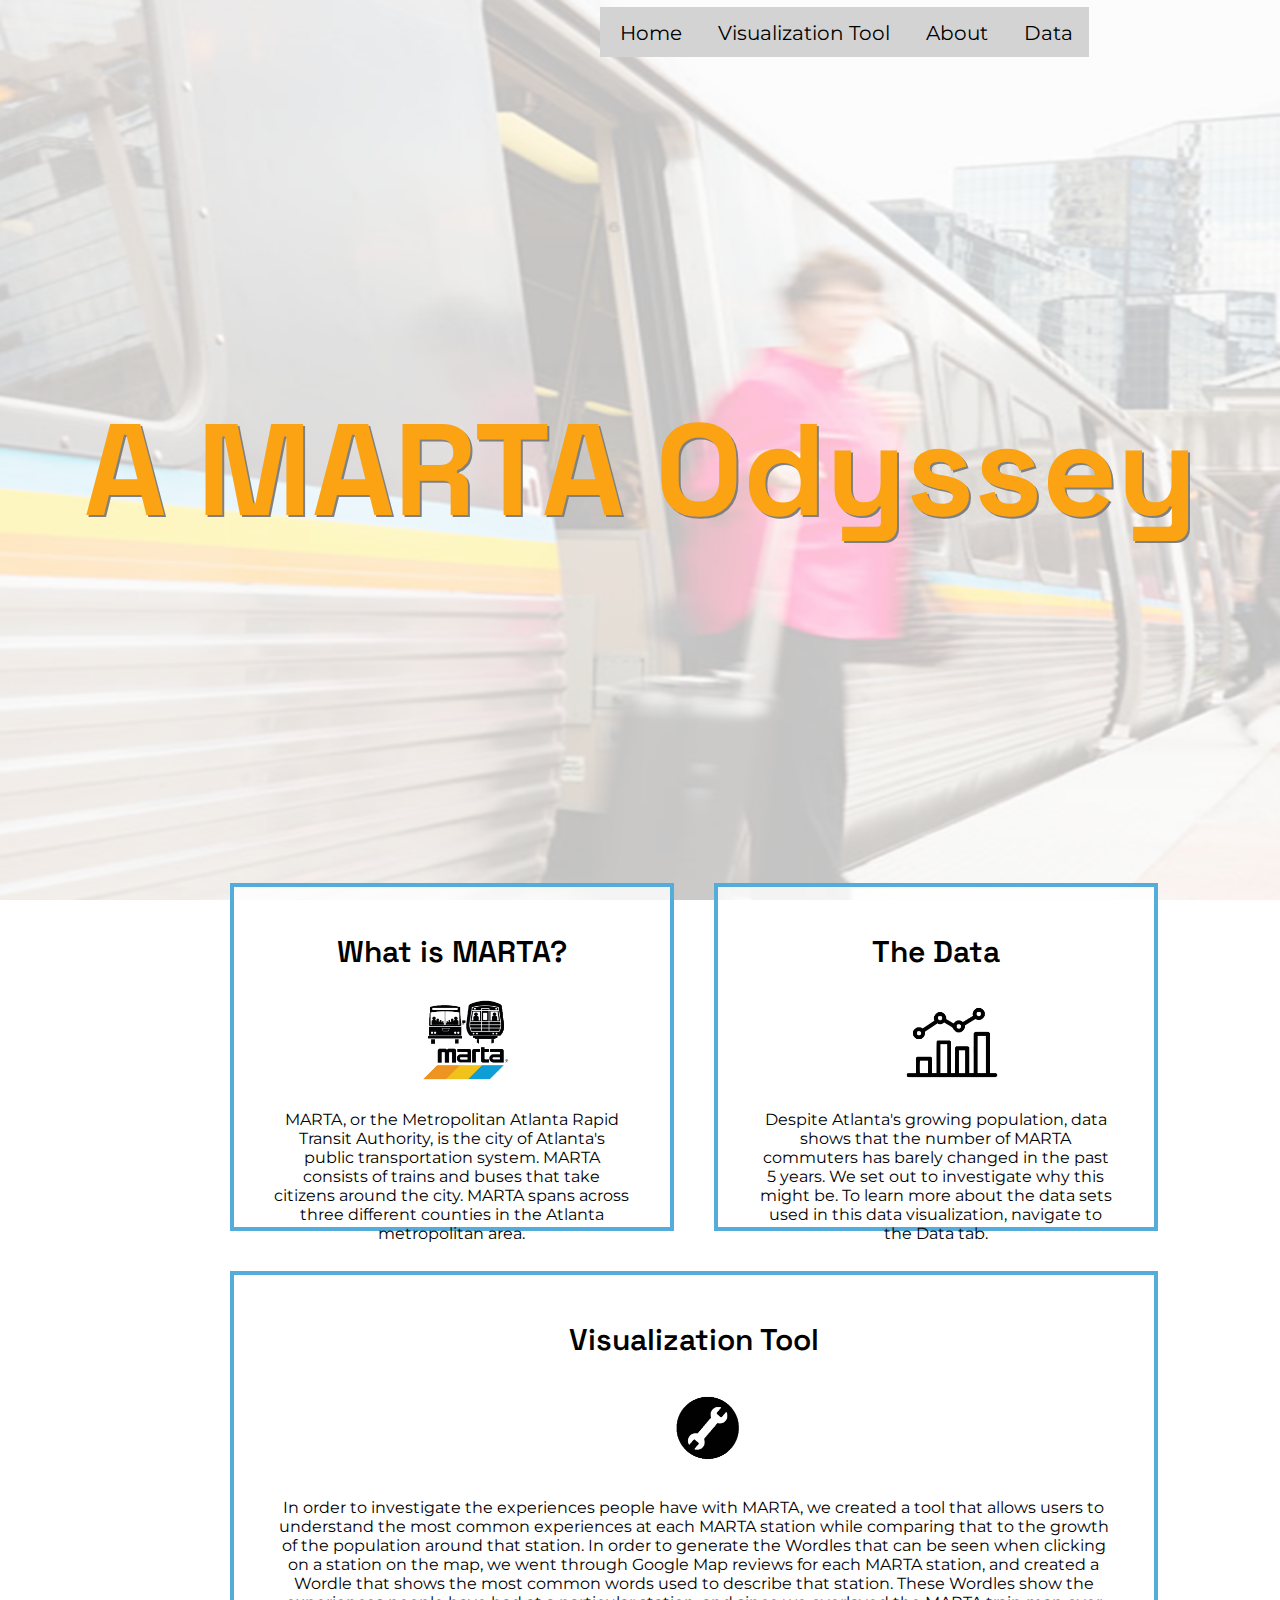
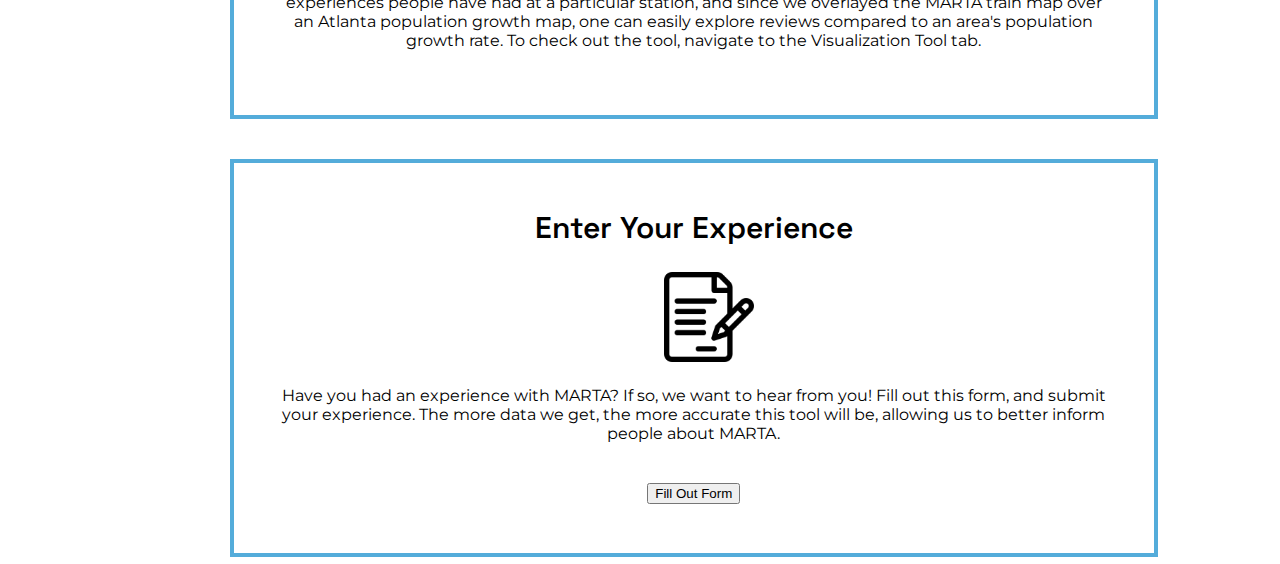
<file: index.html>
<!DOCTYPE html>
<meta charset="utf-8">
<head>
<title>basemap -- pan & zoom</title>
<script src="https://d3js.org/d3.v3.min.js"></script>
<style type="text/css">

.overlay {
  fill: none;
  pointer-events: all;
}

body, html {
  /* The image used */
  background-image: url("bgmarta.png");

  /* Full height */
  height: 100%;

  /* Center and scale the image nicely */
  background-position: center;
  background-repeat: no-repeat;
  background-size: cover;
  background-attachment: fixed;
  text-decoration-color: grey;
  margin: 0;
  
}

.topnav {
    position: fixed;
    margin-top: -80px;
}

.grid-container {
  display: grid;
  margin: 200px;
  grid-template-columns: auto auto auto;
  background-color: none;
  padding: 10px;
  height: 500px;
}

.grid-item {
  background-color: rgba(255, 255, 255, 0.8);
  border: 1px solid #54acda;
  border-width: 4px;
  padding: 20px;
  text-align: center;
  height: 300px;
  margin: 20px;
}

#about-marta {
  grid-column-start: span 2;

}

#about-tool {
  grid-column-start: span 3;
  height: 400px;
}

#about-form {
  grid-column-start: span 3;
  height: 350px;
}

#column-p {
  width: auto;
  margin-top: -20px;
}

img {
  height: 90px;
  margin-bottom: 20px;
  margin-right: 130px;
}

</style>
</head>

<body>

    <!-- TOP NAVIGATION -->
    <div class="topnav">
        <a class="active" href="index.html">Home</a>
        <a class="about" href="vis.html">Visualization Tool</a>
        <a href="data.html">About</a>
        <a href="ack.html">Data</a>
      </div>

    <!-- TITLE -->
    <h1 id="title">A MARTA Odyssey</h1>

    <!-- GRID CONTAINING PAGE DETAILS -->
    <div class="grid-container">
        <div class="grid-item" id="about-marta">
          <h2>What is MARTA?</h2>
          <img id="marta=logo" src="martalogo.png"/>
          <p id="column-p">
            MARTA, or the Metropolitan Atlanta Rapid Transit Authority, is the city of Atlanta's public transportation system. 
            MARTA consists of trains and buses that take 
            citizens around the city. MARTA spans across three different counties in the Atlanta metropolitan area. 
          </p>
        </div>
        <div class="grid-item" id="about-the-data">
          <h2>The Data</h2>
          <img src="data.png">
          <p id="column-p">
            Despite Atlanta's growing population, data shows that the number of MARTA commuters has barely changed in the past 5 years. 
            We set out to investigate why this might be. To learn more about the data sets used in this data visualization, navigate to the Data tab.
          </p>
  
        </div>
        <div class="grid-item" id="about-tool">
          <h2>Visualization Tool</h2>
          <img src="tool.png"/>
          <p id="column-p">
            In order to investigate the experiences people have with MARTA, we created a tool that allows users to understand the most common experiences at each MARTA station while
            comparing that to the growth of the population around that station. In order to generate the Wordles that can be seen when clicking on a station on the map, we went through
            Google Map reviews for each MARTA station, and created a Wordle that shows the most common words used to describe that station. These Wordles show the experiences people have
            had at a particular station, and since we overlayed the MARTA train map over an Atlanta population growth map, one can easily explore reviews compared to an area's population
            growth rate. To check out the tool, navigate to the Visualization Tool tab.
          </p>
        </div>  
        <div class="grid-item" id="about-form">
          <h2>Enter Your Experience</h2>
          <img src="writing.png"/>
          <p id="column-p">
            Have you had an experience with MARTA? If so, we want to hear from you! Fill out this form, and submit your experience. The more data we get, the more accurate this tool will be,
            allowing us to better inform people about MARTA.
            <p>
            <input id="clickMe" type="button" value="Fill Out Form" onclick="fillForm();"/>
            </p>
            <div id="form" class="modal">
              <span class="close">&times;</span>
              <iframe src="https://docs.google.com/forms/d/e/1FAIpQLScsQOdHkM6Wjf3jiPm68mk6Zh2fgbAIGhjNrIzaIj6R3nxE-A/viewform?embedded=true" width="640" height="723" 
              frameborder="0" marginheight="0" marginwidth="0">Loading…</iframe>
              <div id="form-holder"></div>
          </div>
      
          </p>
        </div> 
      </div>
</body>

<script type="text/javascript">

    console.log("this is being recognized");


    function fillForm() {
        console.log("filling out form");
        modal.style.display = "block";
    }

    //deals with the modal coming up. Span is the x to close out
    var modal = document.getElementById("form");
    var span = document.getElementsByClassName("close")[0];
        span.onclick = function() {
            modal.style.display = "none";
}
</script>

<link href="https://fonts.googleapis.com/css2?family=Poppins:wght@700&display=swap" rel="stylesheet">
<link href="https://fonts.googleapis.com/css2?family=Space+Grotesk:wght@300&display=swap" rel="stylesheet">
<link rel="stylesheet" href="styles.css">
</file>
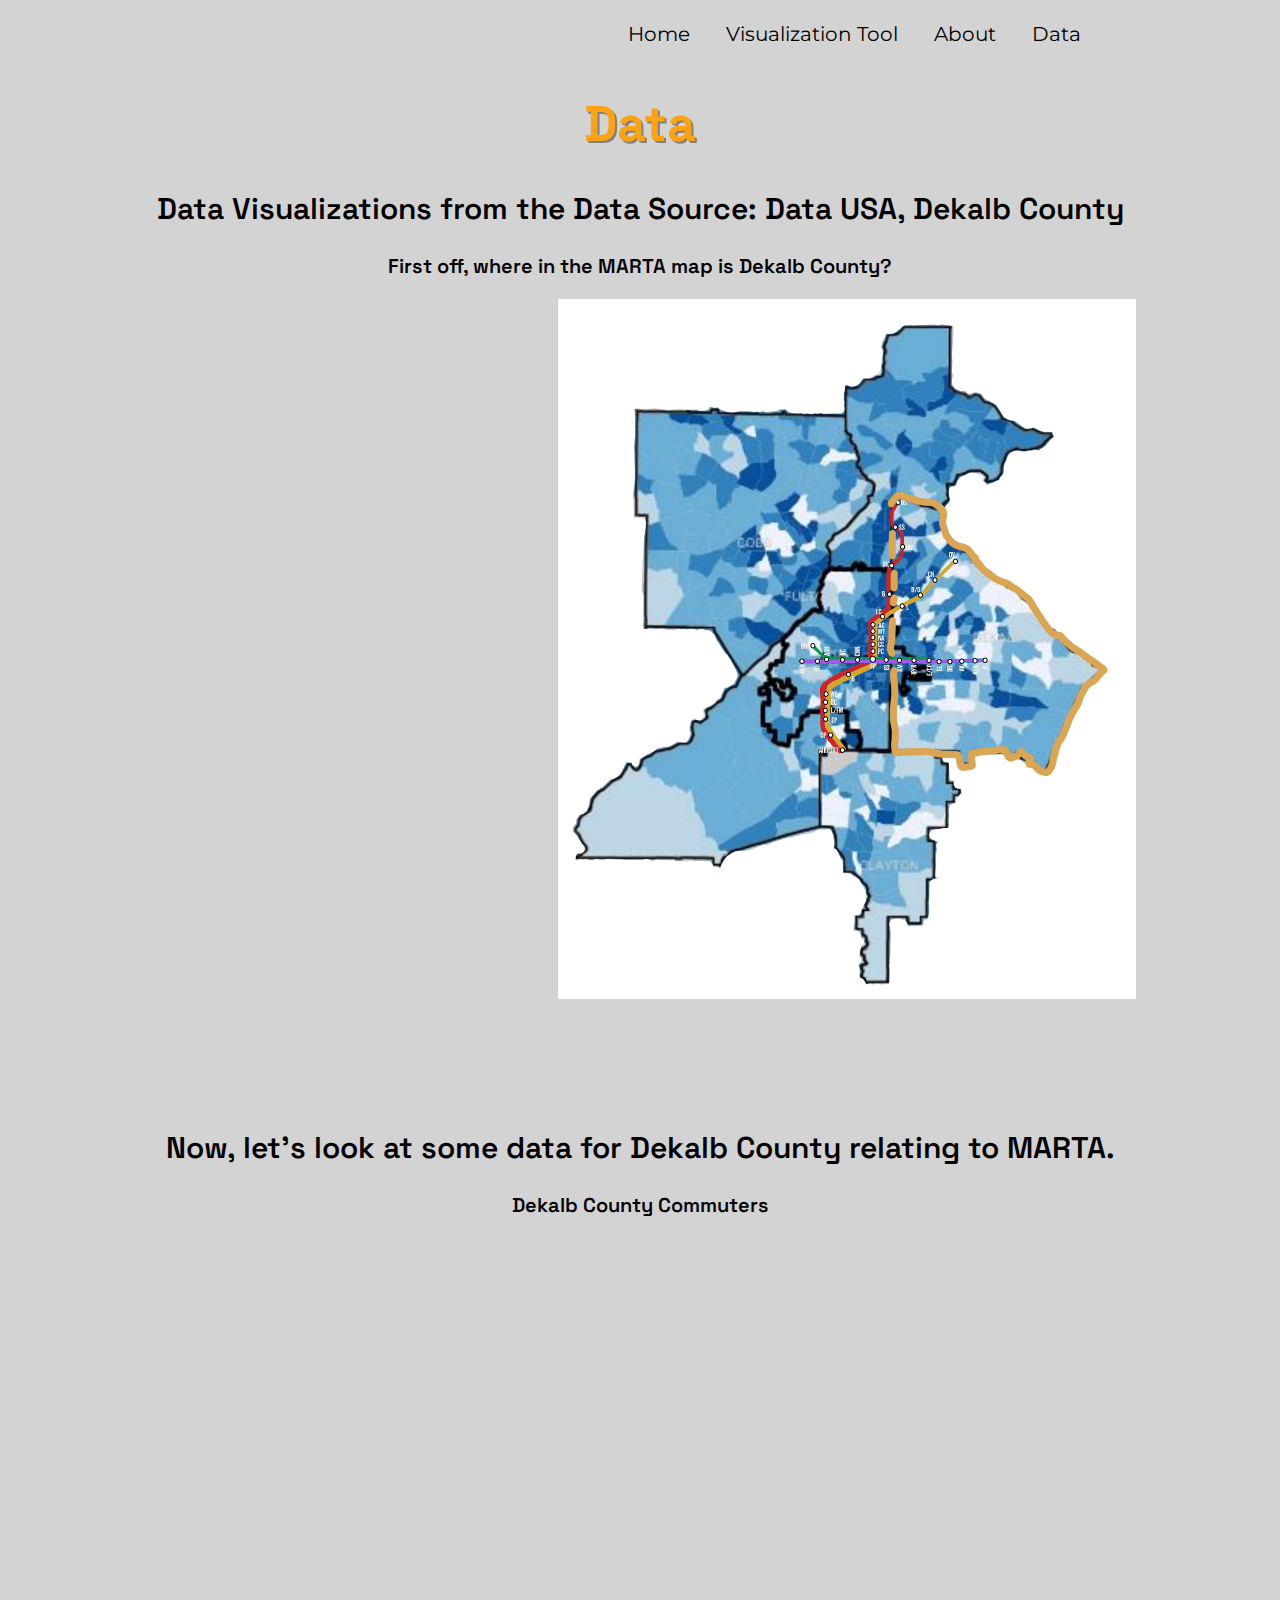
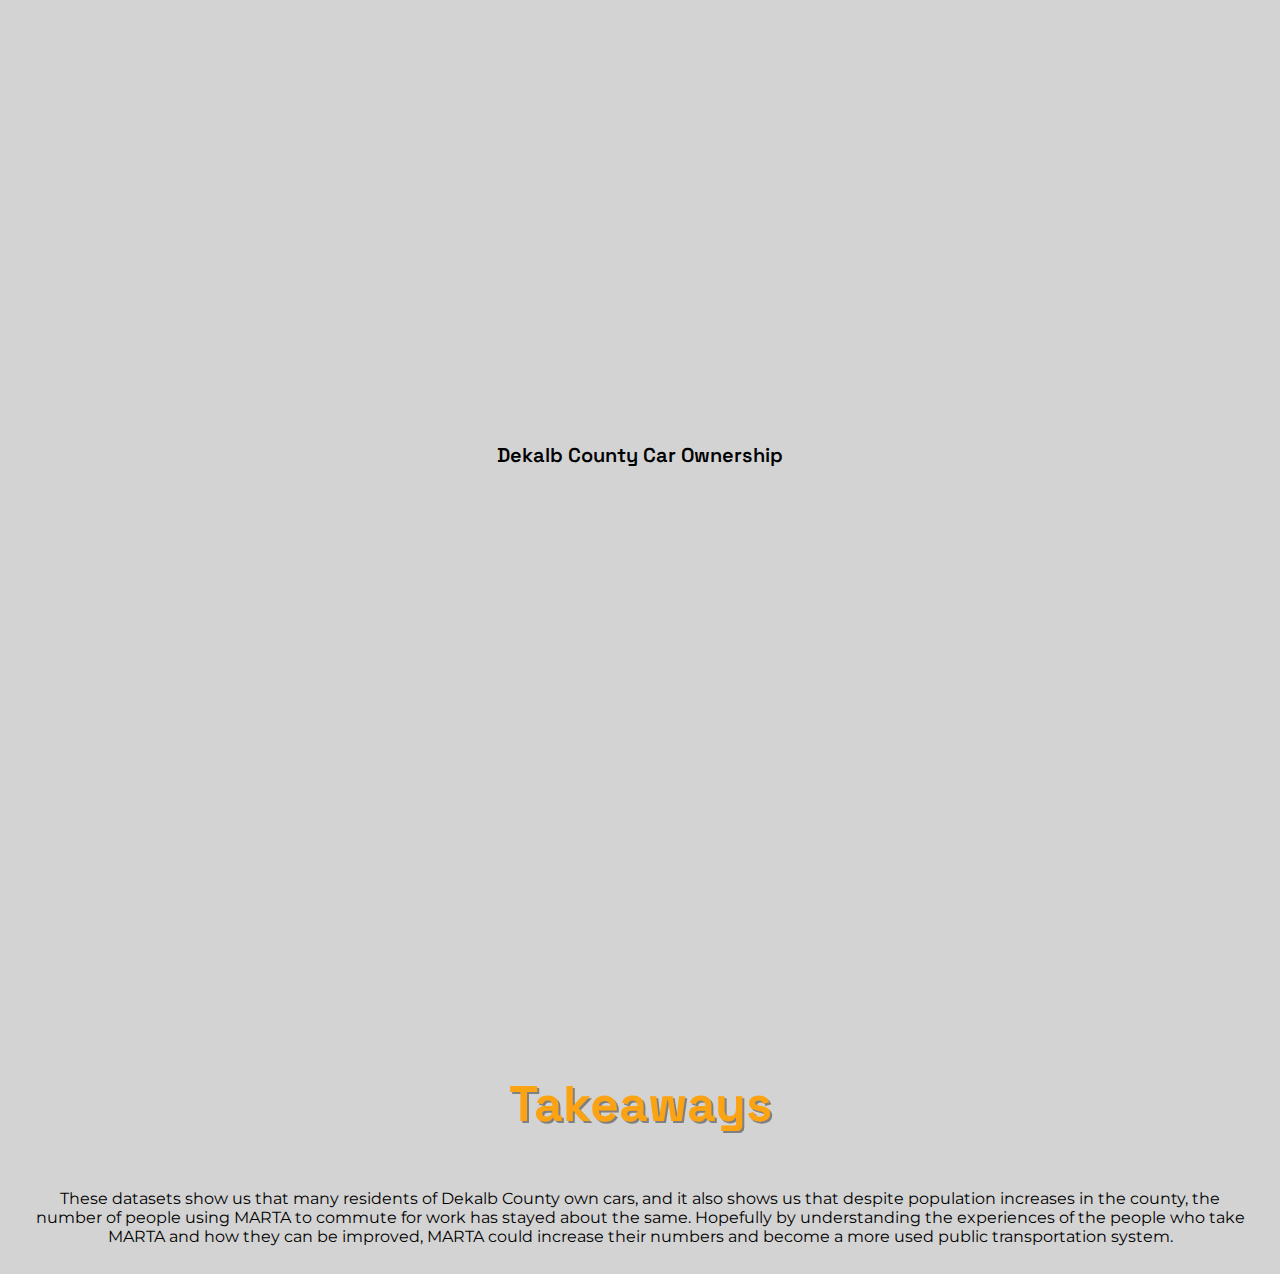
<file: ack.html>
<!DOCTYPE html>
<meta charset="utf-8">
<head>
<title>basemap -- pan & zoom</title>
<script src="https://d3js.org/d3.v3.min.js"></script>
<style type="text/css">

.overlay {
  fill: none;
  pointer-events: all;
}

body, html {
    background-color: #d3d3d3;
}

</style>
</head>

<body>
  <div class="topnav">
    <a class="active" href="index.html">Home</a>
    <a class="about" href="vis.html">Visualization Tool</a>
    <a href="data.html">About</a>
    <a href="ack.html">Data</a>
  </div>

  <h1 style="font-size: 50px">Data</h1>

    <h2>Data Visualizations from the Data Source: Data USA, Dekalb County</h2>

    <h3>First off, where in the MARTA map is Dekalb County?</h3>

    <img height="700" style="margin-left: 550px; margin-bottom: 100px;" src="dekalb.png"/>

    <h2>Now, let's look at some data for Dekalb County relating to MARTA.</h2>

    <h3>Dekalb County Commuters</h3>

    <iframe width="60%" height="680px" style="margin-left: 350px; margin-bottom: 100px;" src="https://datausa.io/profile/geo/dekalb-county-ga/housing/mode_transport?viz=true" frameborder="0" ></iframe>
  
    <h3>Dekalb County Car Ownership</h3>

    <iframe width="720px" height="480px" style="margin-left: 500px;" src="https://datausa.io/profile/geo/dekalb-county-ga/housing/num_vehicles?viz=true" frameborder="0" ></iframe>
  
    <h1 style="font-size: 50px; margin-top: 100px;">Takeaways</h1>

    <p>These datasets show us that many residents of Dekalb County own cars, and it also shows us that
      despite population increases in the county, the number of people using MARTA to commute for work has
      stayed about the same. Hopefully by understanding the experiences of the people who take MARTA and how
      they can be improved, MARTA could increase their numbers and become a more used public transportation system.
    </p>




  </body>
    <link rel="stylesheet" href="styles.css">
    <link href="https://fonts.googleapis.com/css2?family=Poppins:wght@700&display=swap" rel="stylesheet">
<link href="https://fonts.googleapis.com/css2?family=Space+Grotesk:wght@300&display=swap" rel="stylesheet">
</file>
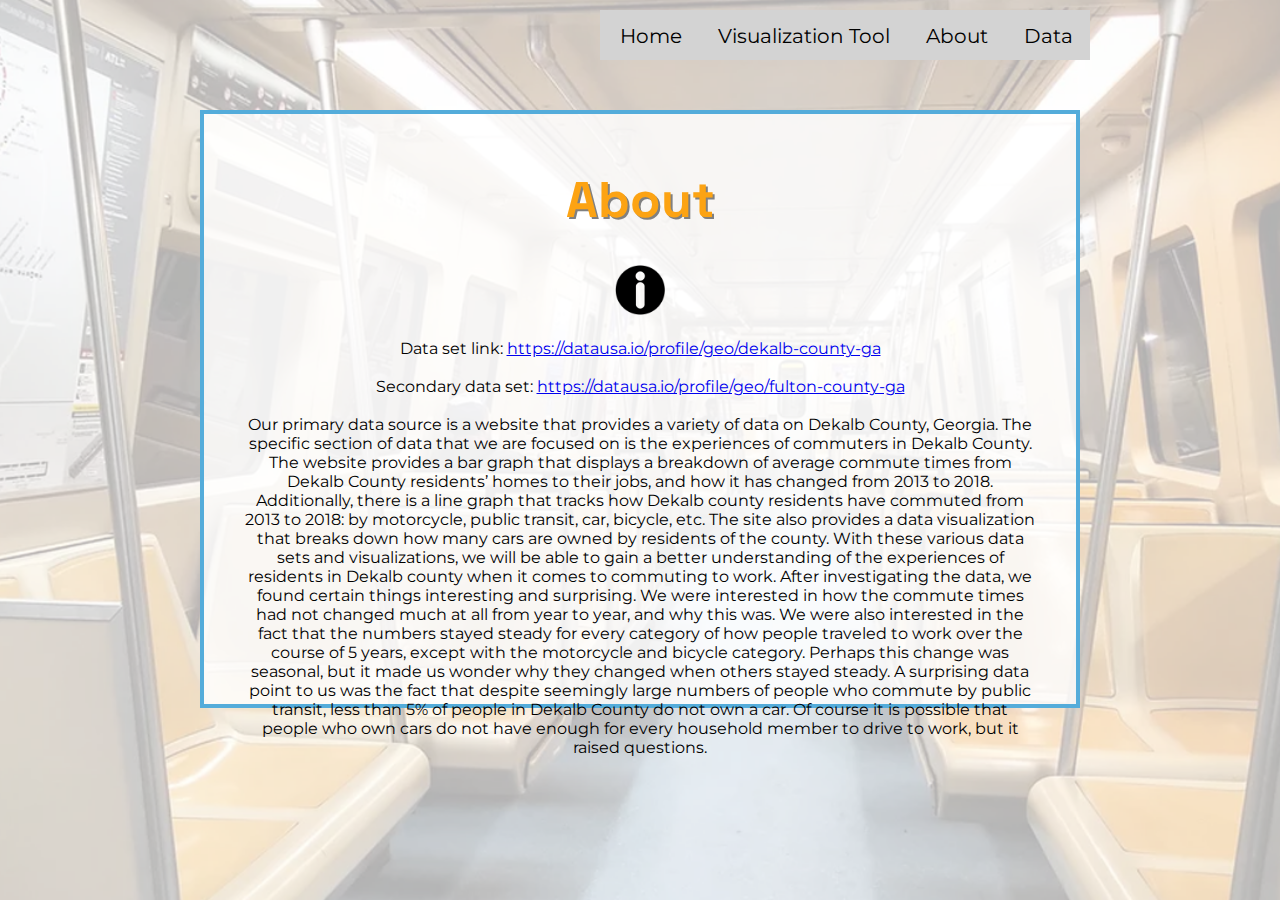
<file: data.html>
<!DOCTYPE html>
<meta charset="utf-8">
<head>
<title>basemap -- pan & zoom</title>
<script src="https://d3js.org/d3.v3.min.js"></script>
<style type="text/css">

.overlay {
  fill: none;
  pointer-events: all;
}

body, html {
  /* The image used */
  background-image: url("marta2bg.png");

  /* Full height */
  height: 100%;

  /* Center and scale the image nicely */
  background-position: center;
  background-repeat: no-repeat;
  background-size: cover;
  background-attachment: fixed;
  text-decoration-color: grey;
  margin: 0;

}

#box {
  background-color: rgba(255, 255, 255, 0.8);
  border: 1px solid #54acda;
  border-width: 4px;
  padding: 20px;
  text-align: center;
  margin: 20px;
  height: 550px;
  margin-left: 200px;
  margin-right: 200px;
  margin-top: 50px;
}

.topnav {
  width: 490px;
  margin-top: 10px;
}

img {
  height: 50px;
  margin-right: 160px;
}

</style>
</head>

<body>
  <div class="topnav">
    <a class="active" href="index.html">Home</a>
    <a class="about" href="vis.html">Visualization Tool</a>
    <a href="data.html">About</a>
    <a href="ack.html">Data</a>
  </div>

  <div id="box">
        <h1 style="font-size: 50px">About</h1>
        <img src="about.png"/>
        <p class="info">
          Data set link: 
          <a href="https://datausa.io/profile/geo/dekalb-county-ga" target="_blank"> https://datausa.io/profile/geo/dekalb-county-ga</a><br><br>

          Secondary data set:
          <a href="https://datausa.io/profile/geo/fulton-county-ga" target="_blank"> https://datausa.io/profile/geo/fulton-county-ga</a><br><br>

    Our primary data source is a website that provides a variety
    of data on Dekalb County, Georgia. The specific section of data that we are focused 
    on is the experiences of commuters in Dekalb County. The website provides a bar graph 
    that displays a breakdown of average commute times from Dekalb County residents’ homes 
    to their jobs, and how it has changed from 2013 to 2018. Additionally, there is a line graph 
    that tracks how Dekalb county residents have commuted from 2013 to 2018: by motorcycle, public transit, car, 
    bicycle, etc. The site also provides a data visualization that breaks down how many cars are owned by 
    residents of the county. With these various data sets and visualizations, we will be able to gain a 
    better understanding of the experiences of residents in Dekalb county when it comes to commuting to work. 
    After investigating the data, we found certain things interesting and surprising. We were interested 
    in how the commute times had not changed much at all from year to year, and why this was.
    We were also interested in the fact that the numbers stayed steady for every category of how 
    people traveled to work over the course of 5 years, except with the motorcycle and bicycle category. 
    Perhaps this change was seasonal, but it made us wonder why they changed when others stayed steady. 
    A surprising data point to us was the fact that despite seemingly large numbers of people who commute 
    by public transit, less than 5% of people in Dekalb County do not own a car. 
    Of course it is possible that people who own cars do not have enough for 
    every household member to drive to work, but it raised questions. 



        </p>
  </div>

    </body>
    <link rel="stylesheet" href="styles.css">
    <link href="https://fonts.googleapis.com/css2?family=Poppins:wght@700&display=swap" rel="stylesheet">
<link href="https://fonts.googleapis.com/css2?family=Space+Grotesk:wght@300&display=swap" rel="stylesheet">
</file>
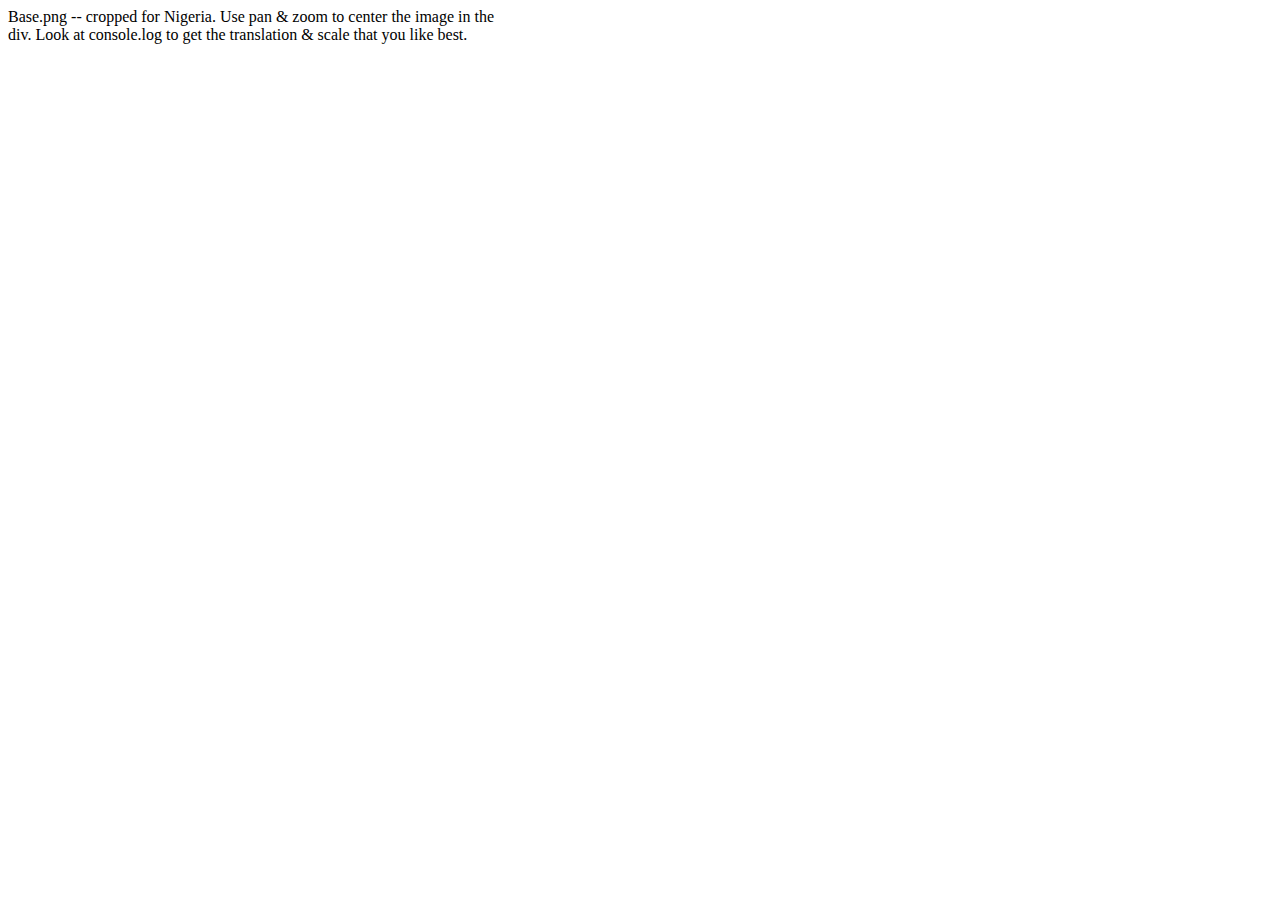
<file: index1.html>
<!DOCTYPE html>
<meta charset="utf-8">
<body>
<script src="https://d3js.org/d3.v3.min.js"></script>
<link type="text/css" rel="stylesheet" href="styles.css"/>

<title>basemap -- div</title>
<div id="map"></div>
<div style="width: 500px;">Base.png -- cropped for Nigeria.
Use pan & zoom to center the image in the div.
Look at console.log to get the translation & scale that you like best.
</div>

<script>

var imgHeight = 1025, imgWidth = 1538,    // Image dimensions (don't change these)
    width =  500, height = 270;           // Dimensions of cropped region
    offsetX = -550, offsetY = -400;       // Initial offset -- tweaked this to center Nigeria in <div>

svg = d3.select("div#map")
    .style("width",  width + "px")
    .style("height", height + "px")
  .append("svg").append("g")
    .call(d3.behavior.zoom().scaleExtent([1, 8]).on("zoom", zoom))
  .append("g");

svg.append("rect")
    .attr("class", "overlay")
    .attr("width", width + "px")
    .attr("height", height + "px");

svg.append("image")
    .attr("width",  imgWidth + "px")
    .attr("height", imgHeight + "px")
    .attr("x", offsetX + "px")
    .attr("y", offsetY + "px")
    .attr("xlink:href", "drawnmap_withpopheatmap.png");

function zoom() {
  svg.attr("transform", "translate(" + d3.event.translate + ")scale(" + d3.event.scale + ")");
  console.log("translate: " + d3.event.translate + ", scale: " + d3.event.scale);
}

</script>
</body>
</file>
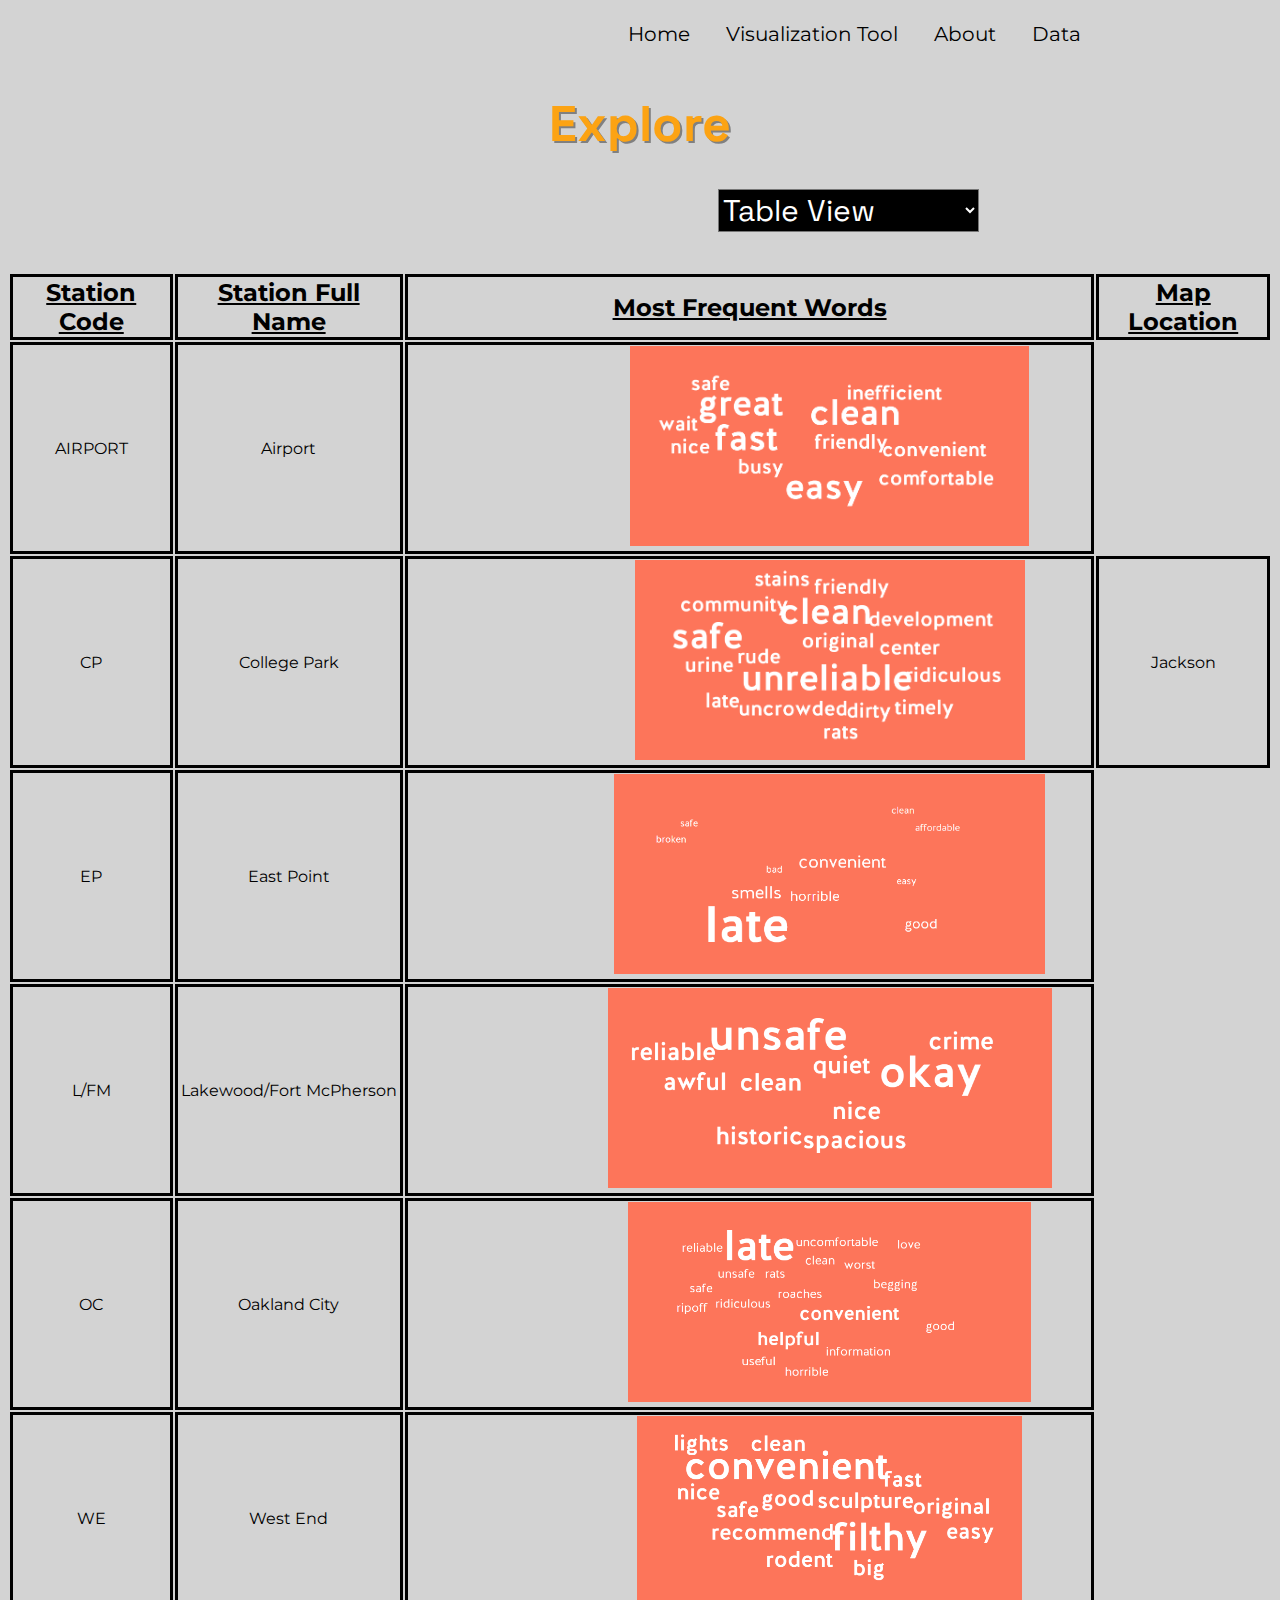
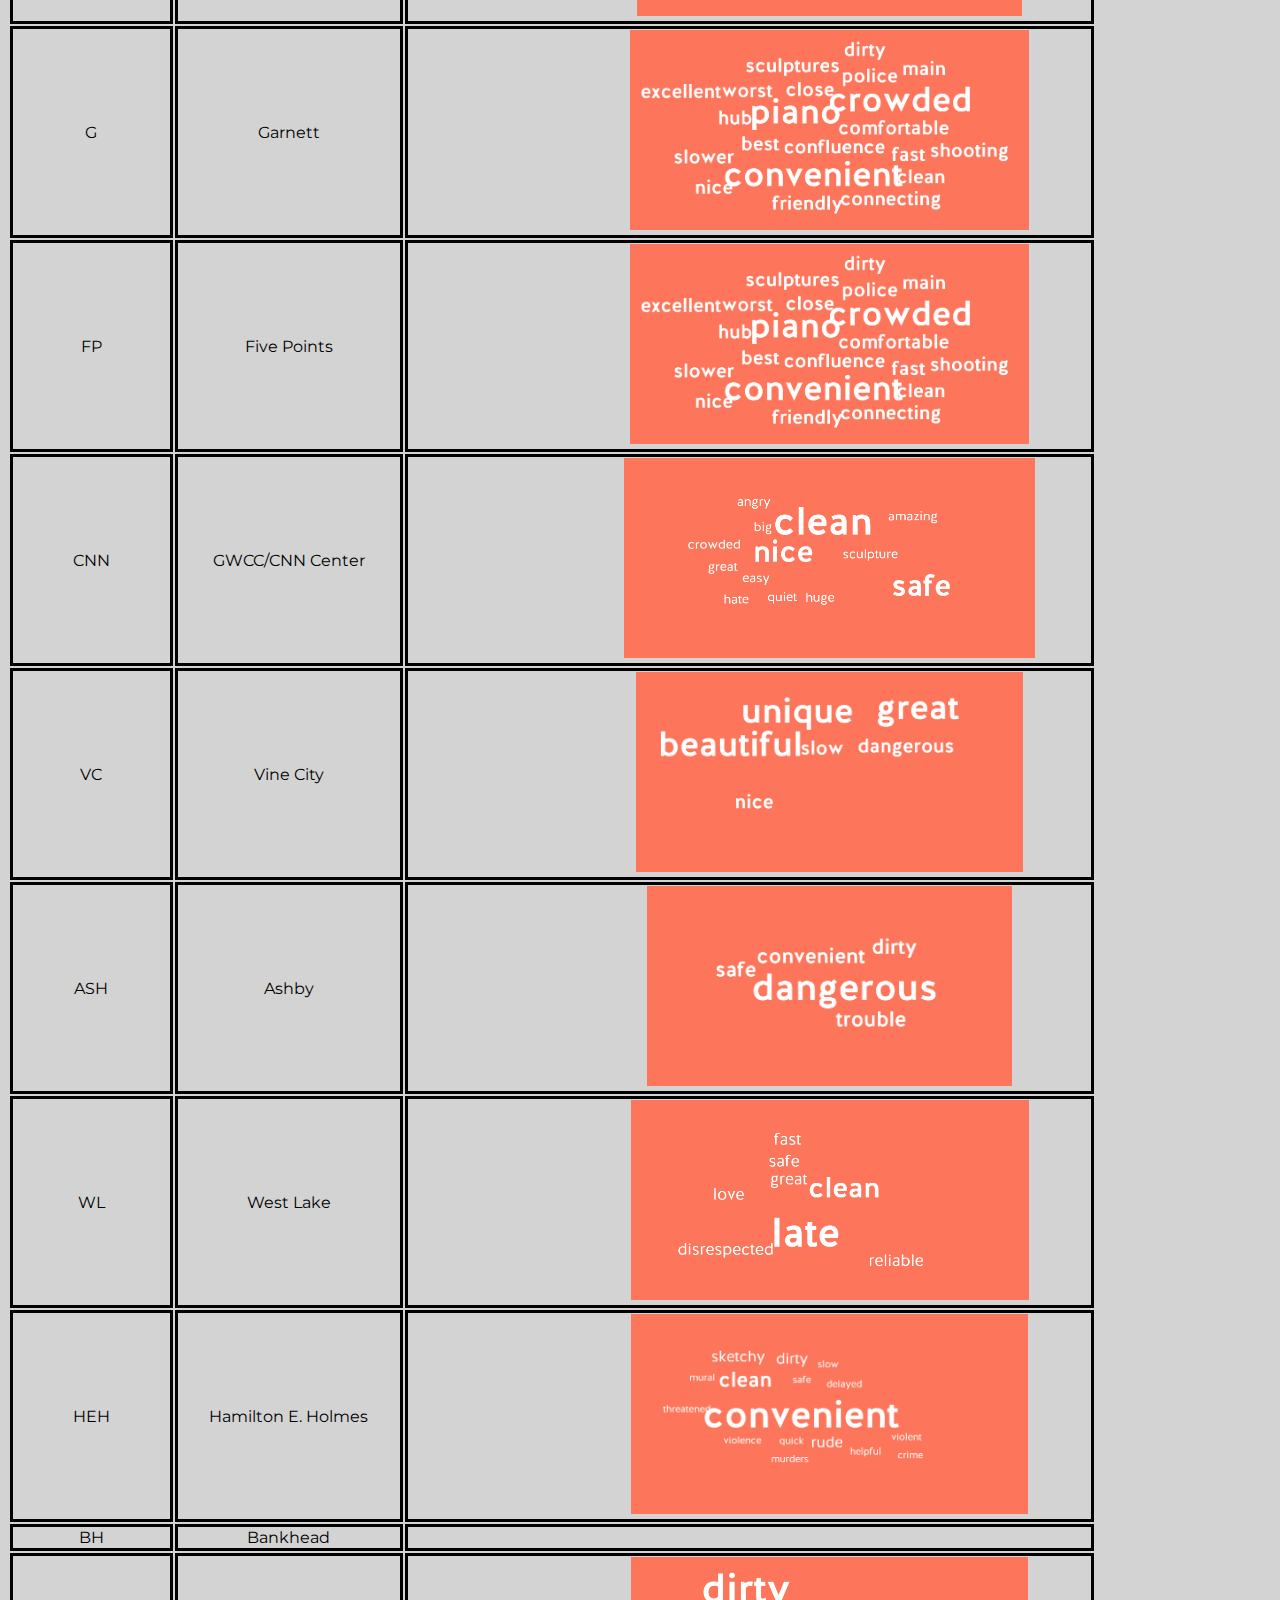
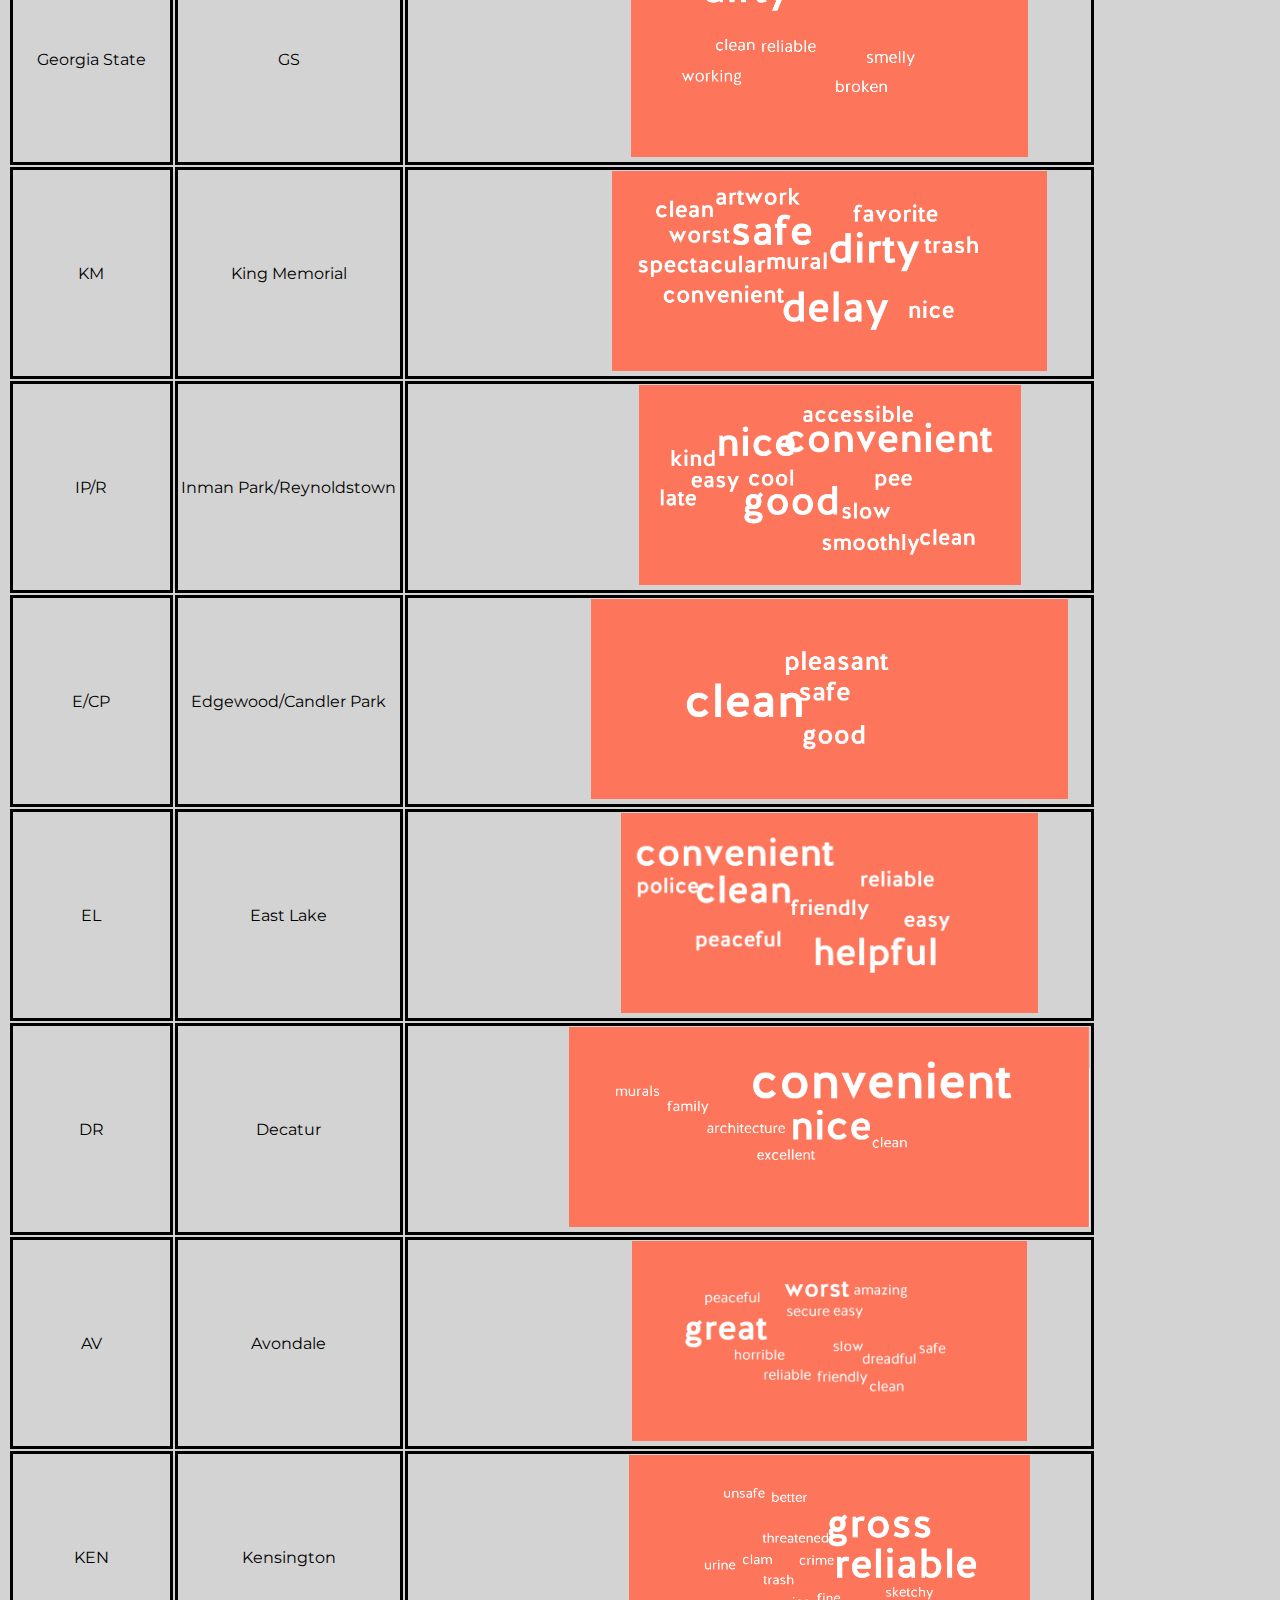
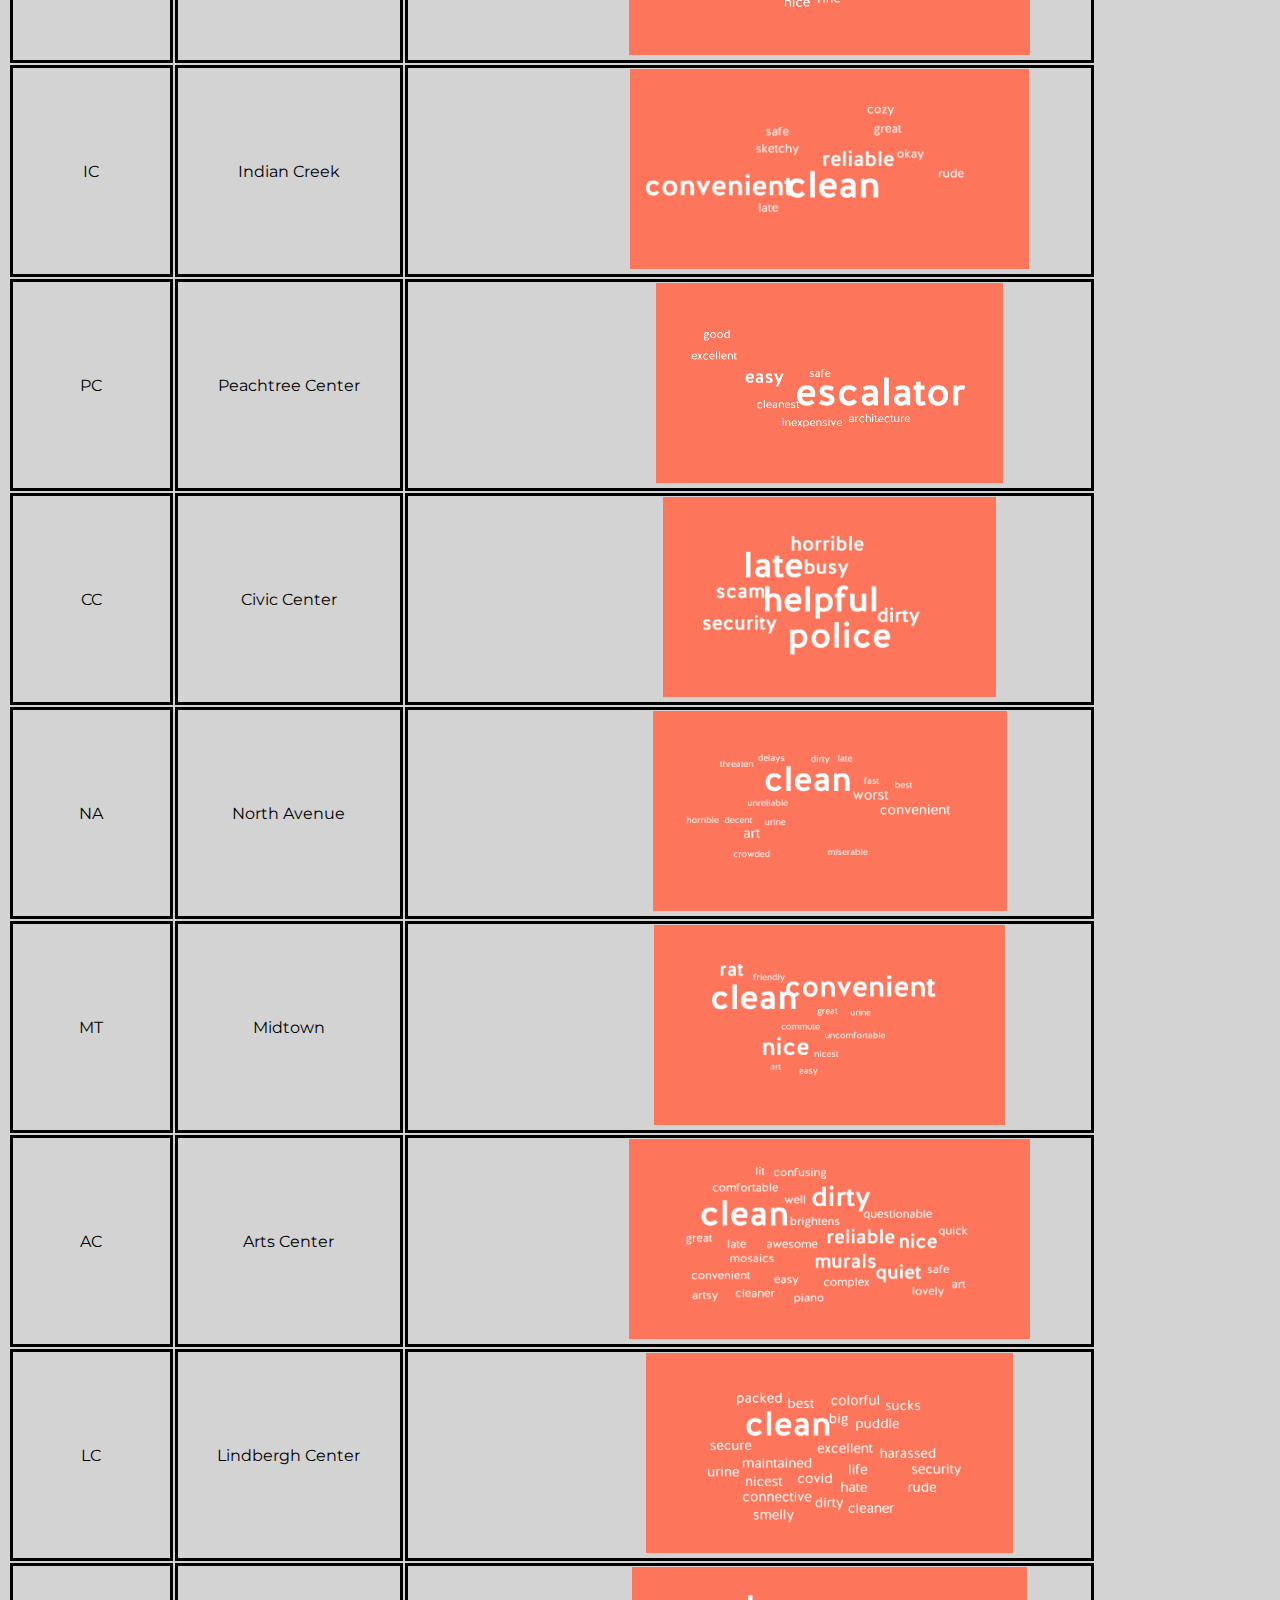
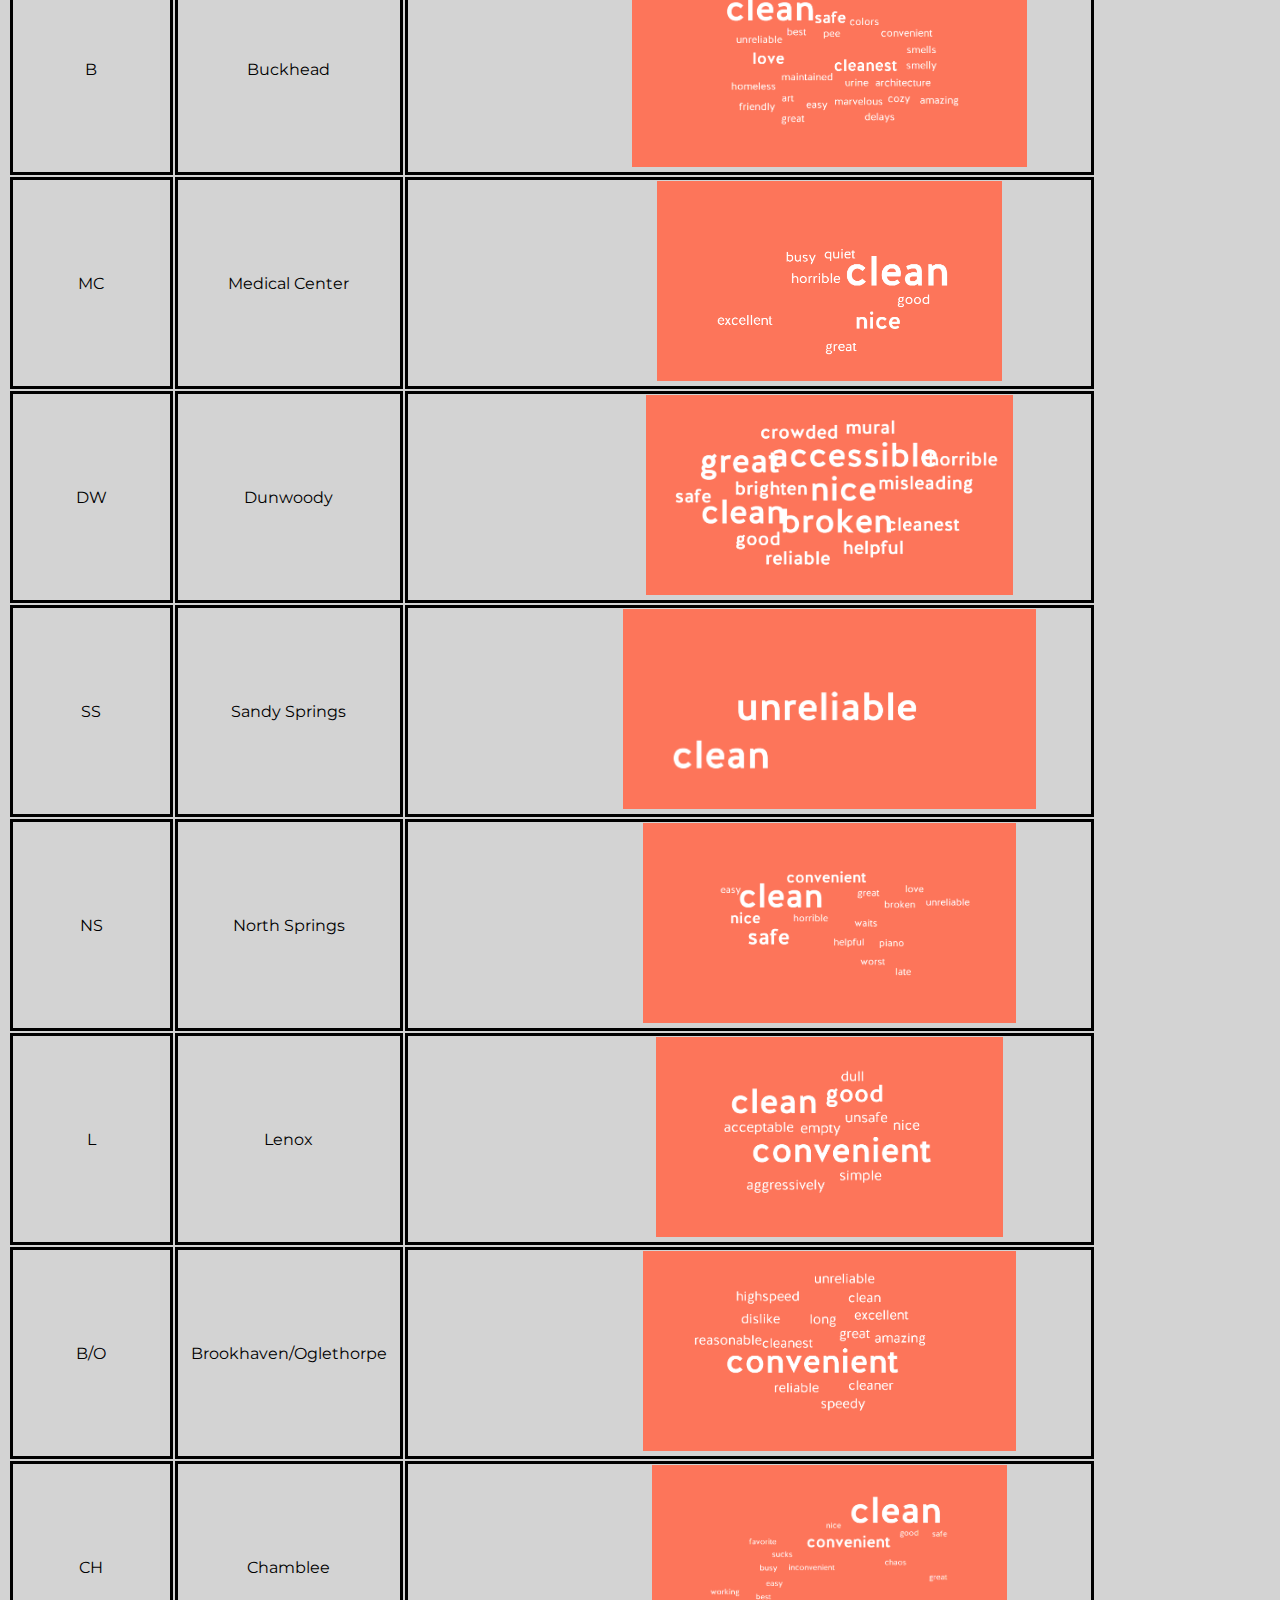
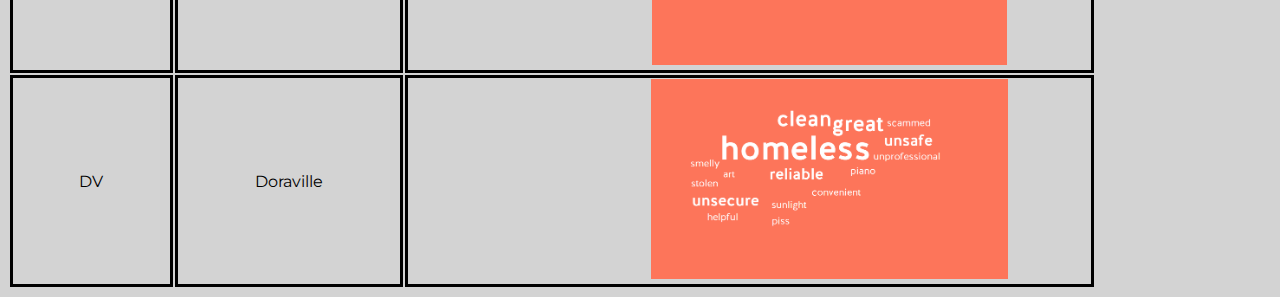
<file: place.html>
<!DOCTYPE html>
<meta charset="utf-8">
<head>
<title>basemap -- pan & zoom</title>
<script src="https://d3js.org/d3.v3.min.js"></script>
<style type="text/css">

.overlay {
  fill: none;
  pointer-events: all;
}

body, html {
    background-color: #d3d3d3;
}

select {
  color: white;
  background-color: black;
  font-size: 30px;
  margin-left: 710px;
  margin-bottom: 40px;
  font-family: 'Space Grotesk', sans-serif;
}

</style>
</head>

<body>
  <div class="topnav">
    <a class="active" href="index.html">Home</a>
    <a class="about" href="vis.html">Visualization Tool</a>
    <a href="data.html">About</a>
    <a href="ack.html">Data</a>
  </div>

  <h1 style="font-size: 50px">Explore</h1>

    <select name="Reviews" id="reviews" onchange="toolToggle()">
        <option value="Table View" id="tv">Table View</option>
        <option value="Search" id="s">Search</option>
        <option value="Comparison Tool" id="ct">Comparison Tool</option>
      </select>
    
    <table id="table-view" style="width:100%">
        <tr>
            <th>Station Code</th>
            <th>Station Full Name</th>
            <th>Most Frequent Words</th>
            <th>Map Location</th>
          </tr>
          <tr>
            <td>AIRPORT</td>
            <td>Airport</td>
            <td>
                <img src="ReviewWordles\Airport.png" height="200"/>
            </td>
          </tr>
          <tr>
            <td>CP</td>
            <td>College Park</td>
            <td>
                <img src="ReviewWordles\CollegePark.png" height="200"/>
            </td>
            <td>Jackson</td>
          </tr>
          <tr>
            <td>EP</td>
            <td>East Point</td>
            <td>
                <img src="ReviewWordles\EastPoint.png" height="200"/>
            </td>
          </tr>
          <tr>
            <td>L/FM</td>
            <td>Lakewood/Fort McPherson</td>
            <td>
                <img src="ReviewWordles\LakeWoodFort.png" height="200"/>
            </td>
          </tr>
          <tr>
            <td>OC</td>
            <td>Oakland City</td>
            <td>
                <img src="ReviewWordles\Oakland.png" height="200"/>
            </td>
          </tr>
          <tr>
            <td>WE</td>
            <td>West End</td>
            <td>
                <img src="ReviewWordles\WestEnd.png" height="200"/>
            </td>
          </tr>
          <tr>
            <td>G</td>
            <td>Garnett</td>
            <td>
                <img src="ReviewWordles\garnett.png" height="200"/>
            </td>
          </tr>
          <tr>
            <td>FP</td>
            <td>Five Points</td>
            <td>
                <img src="ReviewWordles\FivePoints.png" height="200"/>
            </td>
          </tr>
          <tr>
            <td>CNN</td>
            <td>GWCC/CNN Center</td>
            <td>
                <img src="ReviewWordles\GWCC.CNNCenter.png" height="200"/>
            </td>
          </tr>
          <tr>
            <td>VC</td>
            <td>Vine City</td>
            <td>
                <img src="ReviewWordles\VineCity.png" height="200"/>
            </td>
          </tr>
          <tr>
            <td>ASH</td>
            <td>Ashby</td>
            <td>
                <img src="ReviewWordles\Ashby.png" height="200"/>
            </td>
          </tr>
          <tr>
            <td>WL</td>
            <td>West Lake</td>
            <td>
                <img src="ReviewWordles\WestLake.png" height="200"/>
            </td>
          </tr>
          <tr>
            <td>HEH</td>
            <td>Hamilton E. Holmes</td>
            <td>
                <img src="ReviewWordles\HamiltonEHolmes.png" height="200"/>
            </td>
          </tr>
          <tr>
            <td>BH</td>
            <td>Bankhead</td>
            <td>
              
            </td>
          </tr>
          <tr>
            <td>Georgia State</td>
            <td>GS</td>
            <td>
                <img src="ReviewWordles\GeorgiaState.png" height="200"/>
            </td>
          </tr>
          <tr>
            <td>KM</td>
            <td>King Memorial</td>
            <td>
                <img src="ReviewWordles\KingMemorial.png" height="200"/>
            </td>
          </tr>
          <tr>
            <td>IP/R</td>
            <td>Inman Park/Reynoldstown</td>
            <td>
                <img src="ReviewWordles\InmanParkReynoldstown.png" height="200"/>
            </td>
          </tr>
          <tr>
            <td>E/CP</td>
            <td>Edgewood/Candler Park</td>
            <td>
                <img src="ReviewWordles\EdgewoodCandler.png" height="200"/>
            </td>
          </tr>
          <tr>
            <td>EL</td>
            <td>East Lake</td>
            <td>
                <img src="ReviewWordles\EastLake.png" height="200"/>
            </td>
          </tr>
          <tr>
            <td>DR</td>
            <td>Decatur</td>
            <td>
                <img src="ReviewWordles\Decatur.png" height="200"/>
            </td>
          </tr>
          <tr>
            <td>AV</td>
            <td>Avondale</td>
            <td>
                <img src="ReviewWordles\Avondale.png" height="200"/>
            </td>
          </tr>
          <tr>
            <td>KEN</td>
            <td>Kensington</td>
            <td>
                <img src="ReviewWordles\Kensington.png" height="200"/>
            </td>
          </tr>
          <tr>
            <td>IC</td>
            <td>Indian Creek</td>
            <td>
                <img src="ReviewWordles\IndianCreek.png" height="200"/>
            </td>
          </tr>
          <tr>
            <td>PC</td>
            <td>Peachtree Center</td>
            <td>
                <img src="ReviewWordles\PeachtreeCenter.png" height="200"/>
            </td>
          </tr>
          <tr>
            <td>CC</td>
            <td>Civic Center</td>
            <td>
                <img src="ReviewWordles\CivicCenter.png" height="200"/>
            </td>
          </tr>
          <tr>
            <td>NA</td>
            <td>North Avenue</td>
            <td>
                <img src="ReviewWordles\NorthAvenue.png" height="200"/>
            </td>
          </tr>
          <tr>
            <td>MT</td>
            <td>Midtown</td>
            <td>
                <img src="ReviewWordles\Midtown.png" height="200"/>
            </td>
          </tr>
          <tr>
            <td>AC</td>
            <td>Arts Center</td>
            <td>
                <img src="ReviewWordles\ArtsCenter.png" height="200"/>
            </td>
          </tr>
          <tr>
            <td>LC</td>
            <td>Lindbergh Center</td>
            <td>
                <img src="ReviewWordles\Lindbergh.png" height="200"/>
            </td>
          </tr>
          <tr>
            <td>B</td>
            <td>Buckhead</td>
            <td>
                <img src="ReviewWordles\Buckhead.png" height="200"/>
            </td>
          </tr>
          <tr>
            <td>MC</td>
            <td>Medical Center</td>
            <td>
                <img src="ReviewWordles\MedicalCenter.png" height="200"/>
            </td>
          </tr>
          <tr>
            <td>DW</td>
            <td>Dunwoody</td>
            <td>
                <img src="ReviewWordles\Dunwoody.png" height="200"/>
            </td>
          </tr>
          <tr>
            <td>SS</td>
            <td>Sandy Springs</td>
            <td>
                <img src="ReviewWordles\SandySprings.png" height="200"/>
            </td>
          </tr>
          <tr>
            <td>NS</td>
            <td>North Springs</td>
            <td>
                <img src="ReviewWordles\NorthSprings.png" height="200"/>
            </td>
          </tr>
          <tr>
            <td>L</td>
            <td>Lenox</td>
            <td>
                <img src="ReviewWordles\Lenox.png" height="200"/>
            </td>
          </tr>
          <tr>
            <td>B/O</td>
            <td>Brookhaven/Oglethorpe</td>
            <td>
                <img src="ReviewWordles\Brookhaven.png" height="200"/>
            </td>
          </tr>
          <tr>
            <td>CH</td>
            <td>Chamblee</td>
            <td>
                <img src="ReviewWordles\Chamblee.png" height="200"/>
            </td>
          </tr>
          <tr>
            <td>DV</td>
            <td>Doraville</td>
            <td>
                <img src="ReviewWordles\Doraville.png" height="200"/>
            </td>
          </tr>
    </table>

    <!-- Search Feature -->
    <div id="search">
        <h1>Search a Station Code to see its Wordle.</h1>
        <input type="text" onchange="searchTool()" id="input-box">
        <div id="img-holder"></div>


    </div>

    <!-- Photos stored for search feature -->
    <img id="AIRPORT" src="ReviewWordles\Airport.png" height="200" style="display: none;"/>
    <img id="AC" src="ReviewWordles\ArtsCenter.png" height="200" style="display: none;"/>
    <img id="ASH" src="ReviewWordles\Ashby.png" height="200" style="display: none;"/>
    <img id="AV" src="ReviewWordles\Avondale.png" height="200" style="display: none;"/>
    <img id="B/O" src="ReviewWordles\Brookhaven.png" height="200" style="display: none;"/>
    <img id="B" src="ReviewWordles\Buckhead.png" height="200" style="display: none;"/>
    <img id="CH" src="ReviewWordles\Chamblee.png" height="200" style="display: none;"/>
    <img id="CC" src="ReviewWordles\CivicCenter.png" height="200" style="display: none;"/>
    <img id="CP" src="ReviewWordles\CollegePark.png" height="200" style="display: none;"/>
    <img id="DR" src="ReviewWordles\Decatur.png" height="200" style="display: none;"/>
    <img id="DV" src="ReviewWordles\Doraville.png" height="200" style="display: none;"/>
    <img id="DW" src="ReviewWordles\Dunwoody.png" height="200" style="display: none;"/>
    <img id="EL" src="ReviewWordles\EastLake.png" height="200" style="display: none;"/>
    <img id="EP" src="ReviewWordles\EastPoint.png" height="200" style="display: none;"/>
    <img id="E/CP" src="ReviewWordles\EdgewoodCandler.png" height="200" style="display: none;"/>
    <img id="FP" src="ReviewWordles\FivePoints.png" height="200" style="display: none;"/>
    <img id="G" src="ReviewWordles\garnett.png" height="200" style="display: none;"/>
    <img id="GS" src="ReviewWordles\GeorgiaState.png" height="200" style="display: none;"/>
    <img id="CNN" src="ReviewWordles\GWCC.CNNCenter.png" height="200" style="display: none;"/>
    <img id="HEH" src="ReviewWordles\HamiltonEHolmes.png" height="200" style="display: none;"/>
    <img id="IC" src="ReviewWordles\IndianCreek.png" height="200" style="display: none;"/>
    <img id="IP/R" src="ReviewWordles\InmanParkReynoldstown.png" height="200" style="display: none;"/>
    <img id="KEN" src="ReviewWordles\Kensington.png" height="200" style="display: none;"/>
    <img id="KM" src="ReviewWordles\KingMemorial.png" height="200" style="display: none;"/>
    <img id="L/FM" src="ReviewWordles\LakeWoodFort.png" height="200" style="display: none;"/>
    <img id="L" src="ReviewWordles\Lenox.png" height="200" style="display: none;"/>
    <img id="LC" src="ReviewWordles\Lindbergh.png" height="200" style="display: none;"/>
    <img id="MC" src="ReviewWordles\MedicalCenter.png" height="200" style="display: none;"/>
    <img id="MT" src="ReviewWordles\Midtown.png" height="200" style="display: none;"/>
    <img id="NA" src="ReviewWordles\NorthAvenue.png" height="200" style="display: none;"/>
    <img id="NS" src="ReviewWordles\NorthSprings.png" height="200" style="display: none;"/>
    <img id="OC" src="ReviewWordles\Oakland.png" height="200" style="display: none;"/>
    <img id="PC" src="ReviewWordles\PeachtreeCenter.png" height="200" style="display: none;"/>
    <img id="S" src="ReviewWordles\SandySprings.png" height="200" style="display: none;"/>
    <img id="VC" src="ReviewWordles\VineCity.png" height="200" style="display: none;"/>
    <img id="WE" src="ReviewWordles\WestEnd.png" height="200" style="display: none;"/>
    <img id="WL" src="ReviewWordles\WestLake.png" height="200" style="display: none;"/>
    <img id="SS" src="ReviewWordles\SandySprings.png" height="200" style="display: none;"/>


    <!-- Comparison Tool -->
    <div id="comparison-tool">
        <h1>Pick up to 4 Marta Stations to compare.</h1>
        <input type="text" onchange="compTool()" id="station1">
        <div id="img-holder1"></div>

        <input type="text" onchange="compTool()" id="station2">
        <div id="img-holder2"></div>

        <input type="text" onchange="compTool()" id="station3">
        <div id="img-holder3"></div>

        <input type="text" onchange="compTool()" id="station4">
        <div id="img-holder4"></div>

                <!-- the map -->
                <div>
            
                    <script>
        
                        var imgHeight = 1025, imgWidth = 1538,      // Image dimensions (don't change these)
                            width =  1100, height = 850,             // Dimensions of cropped region
                            translate0 = [-290, -180], scale0 = 1;  // Initial offset & scale
                        
                        svg = d3.select("body").append("svg")
                            .attr("width",  width + "px")
                            .attr("height", height + "px");
                        
                        svg.append("rect")
                            .attr("class", "overlay")
                            .attr("width", width + "px")
                            .attr("height", height + "px");
                        
                        svg = svg.append("g")
                            .attr("transform", "translate(" + translate0 + ")scale(" + scale0 + ")")
                            .call(d3.behavior.zoom().scaleExtent([1, 8]).on("zoom", zoom))
                        .append("g");
                        
                        svg.append("image")
                            .attr("width",  imgWidth + "px")
                            .attr("height", imgHeight + "px")
                            .attr("xlink:href", "population_marta2.png");
                        
                        function zoom() {
                        svg.attr("transform", "translate(" + d3.event.translate + ")scale(" + d3.event.scale + ")");
                        console.log("translate: " + d3.event.translate + ", scale: " + d3.event.scale);
                        }
                        
                        </script>
                </div>
    </div>

    </body>
    
    <script type="text/javascript">
        // make sure all the tools are hidden to begin with
        document.getElementById("search").style.display = "none";
        document.getElementById("comparison-tool").style.display = "none";

        // display different tools based on user input
        function toolToggle() {
            console.log("it changed")
            var val = document.getElementById("reviews").value;
            console.log(val);
            if (val == "Table View") {
                document.getElementById("table-view").style.display = "block";
                document.getElementById("comparison-tool").style.display = "none";   
                document.getElementById("search").style.display = "none";
            } else if (val == "Search") {
                document.getElementById("table-view").style.display = "none";
                document.getElementById("search").style.display = "block";
                document.getElementById("comparison-tool").style.display = "none";    
            } else if (val == "Comparison Tool") {
                document.getElementById("table-view").style.display = "none";
                document.getElementById("search").style.display = "none";
                document.getElementById("comparison-tool").style.display = "block";    
            }
            
        }

        function searchTool() {
            var inputValue = document.getElementById("input-box").value;
            var inputSrc = document.getElementById(inputValue).src
            document.getElementById("img-holder").innerHTML = "<img src=" + inputSrc + " height="+ 200 + ">";
        }

        function compTool() {
            var inputValue1 = document.getElementById("station1").value;
            var inputSrc1 = document.getElementById(inputValue1).src
            document.getElementById("img-holder1").innerHTML = "<img src=" + inputSrc1 + " height="+ 200 + ">";

            var inputValue2 = document.getElementById("station2").value;
            var inputSrc2 = document.getElementById(inputValue2).src
            document.getElementById("img-holder2").innerHTML = "<img src=" + inputSrc2 + " height="+ 200 + ">";

            
            var inputValue3 = document.getElementById("station3").value;
            var inputSrc3 = document.getElementById(inputValue3).src
            document.getElementById("img-holder3").innerHTML = "<img src=" + inputSrc3 + " height="+ 200 + ">";

            
            var inputValue4 = document.getElementById("station4").value;
            var inputSrc4 = document.getElementById(inputValue4).src
            document.getElementById("img-holder4").innerHTML = "<img src=" + inputSrc4 + " height="+ 200 + ">";
        }
        
    </script>

    <link rel="stylesheet" href="styles.css">
    <link href="https://fonts.googleapis.com/css2?family=Poppins:wght@700&display=swap" rel="stylesheet">
<link href="https://fonts.googleapis.com/css2?family=Space+Grotesk:wght@300&display=swap" rel="stylesheet">
</file>
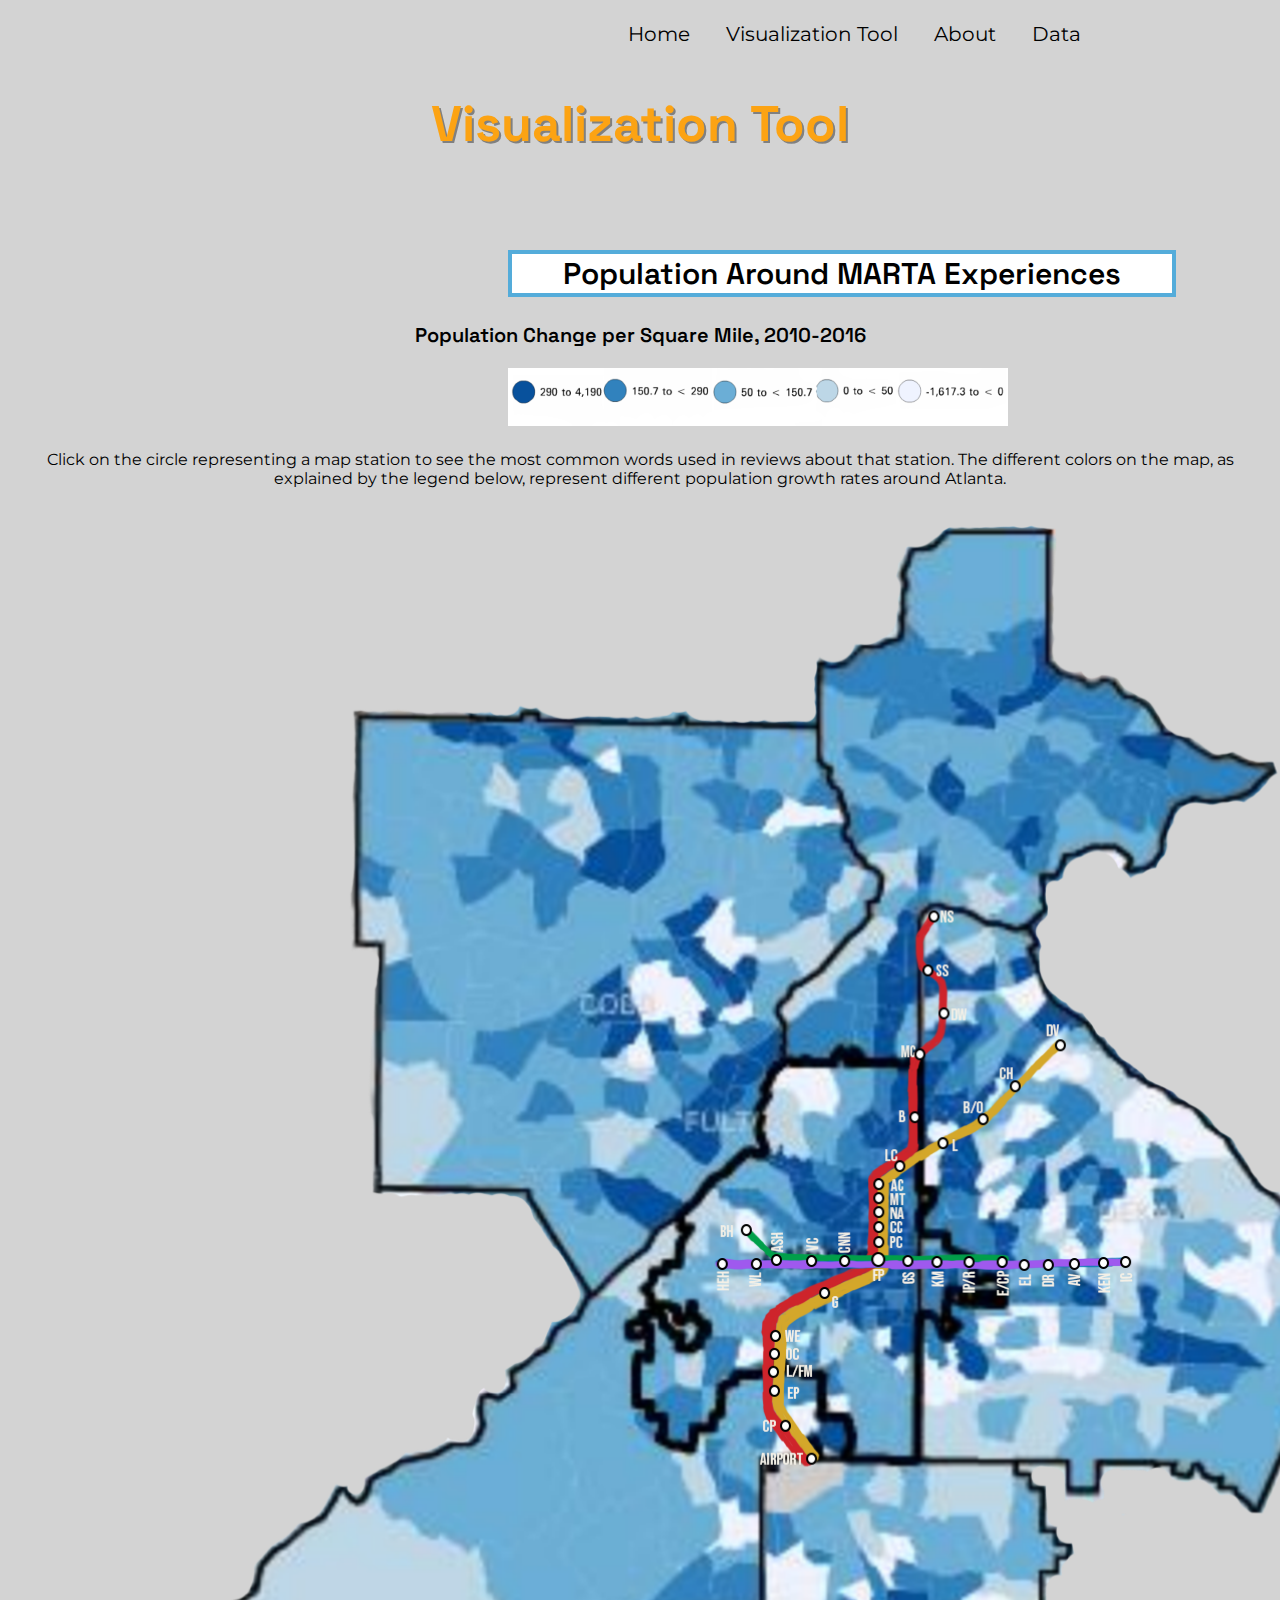
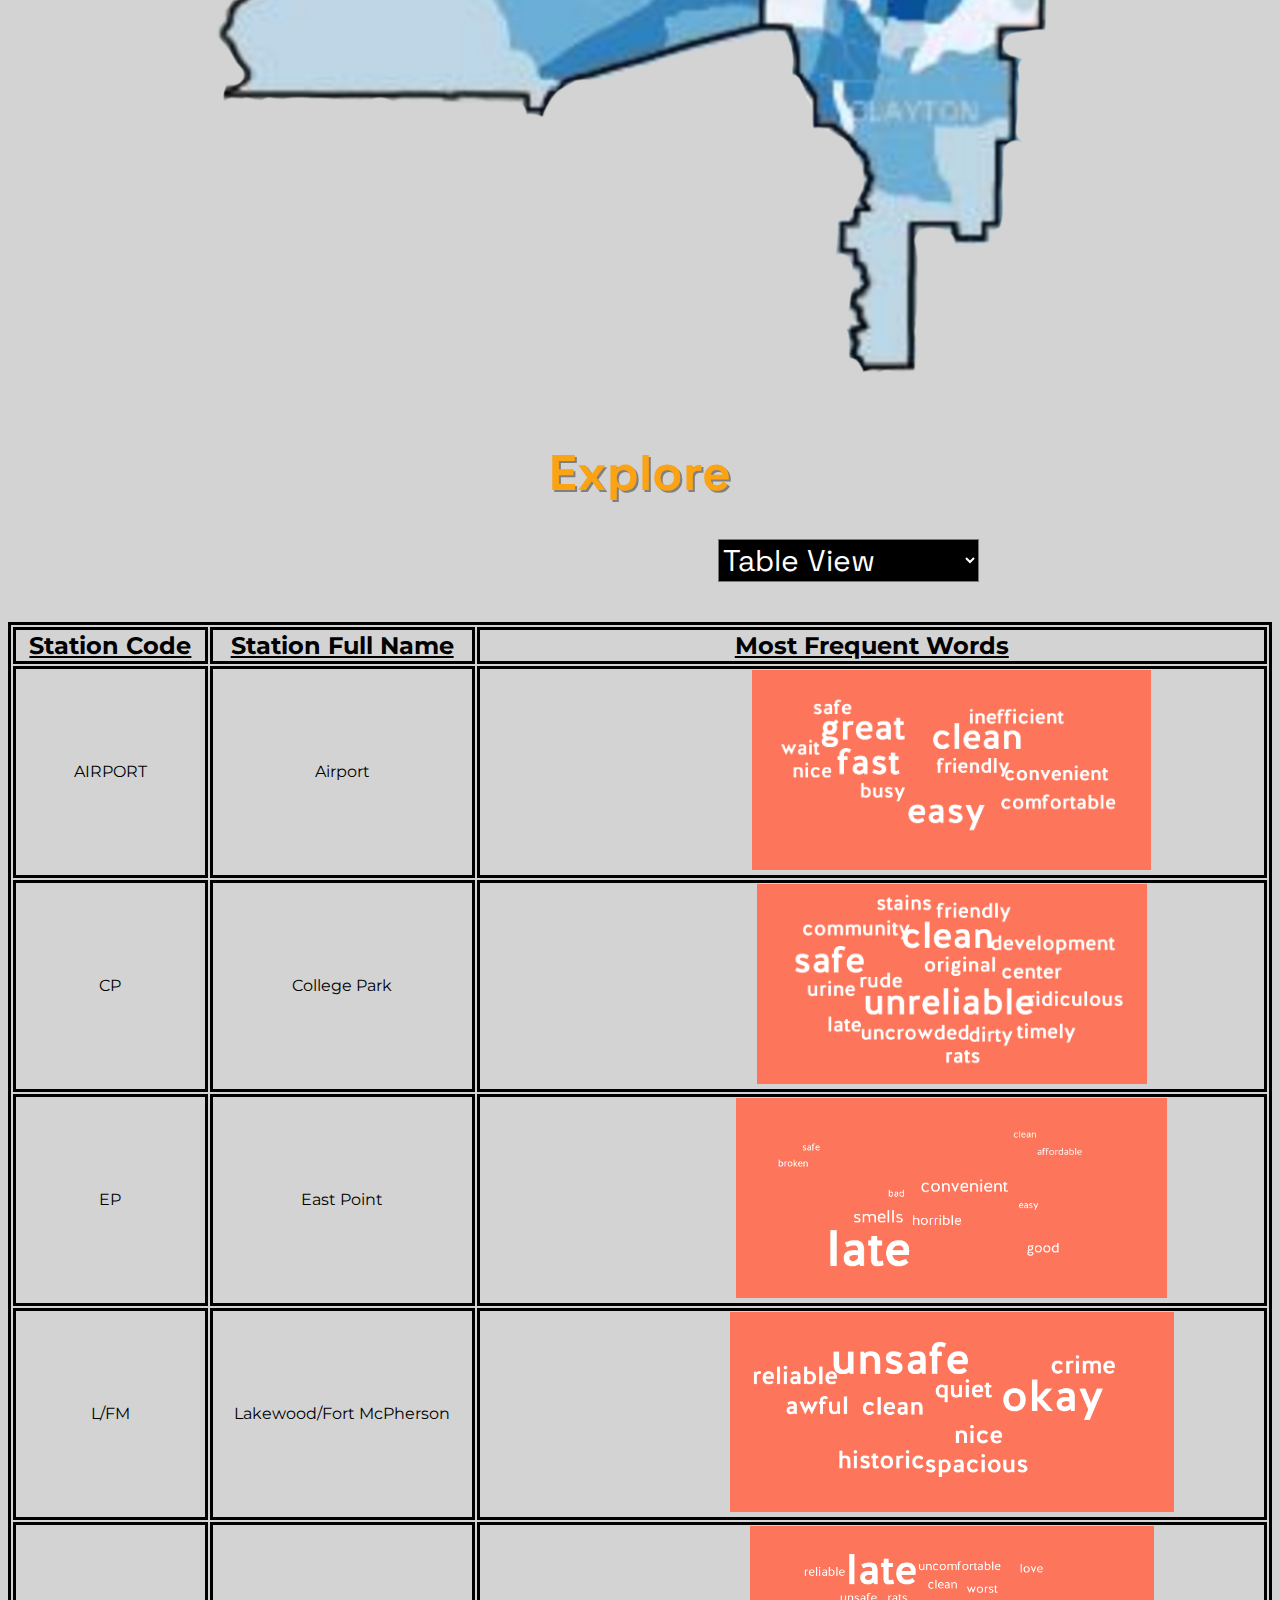
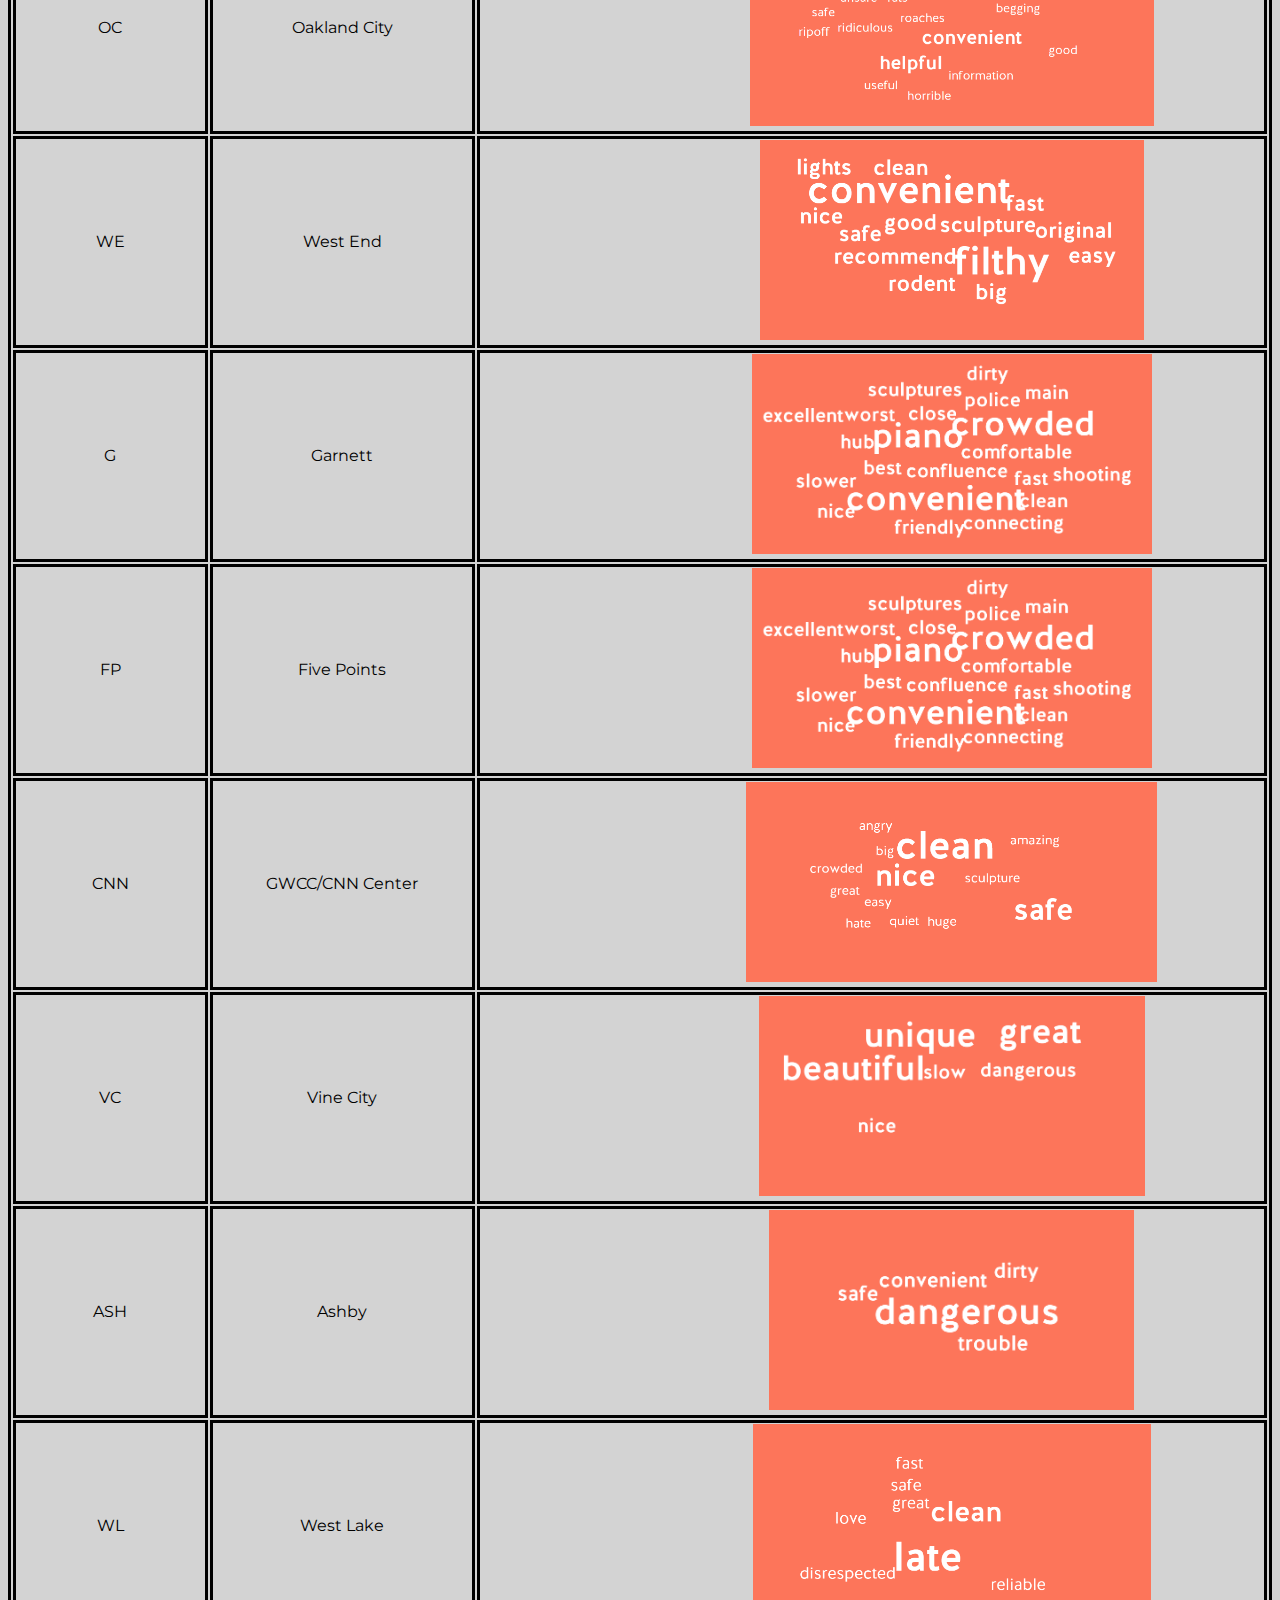
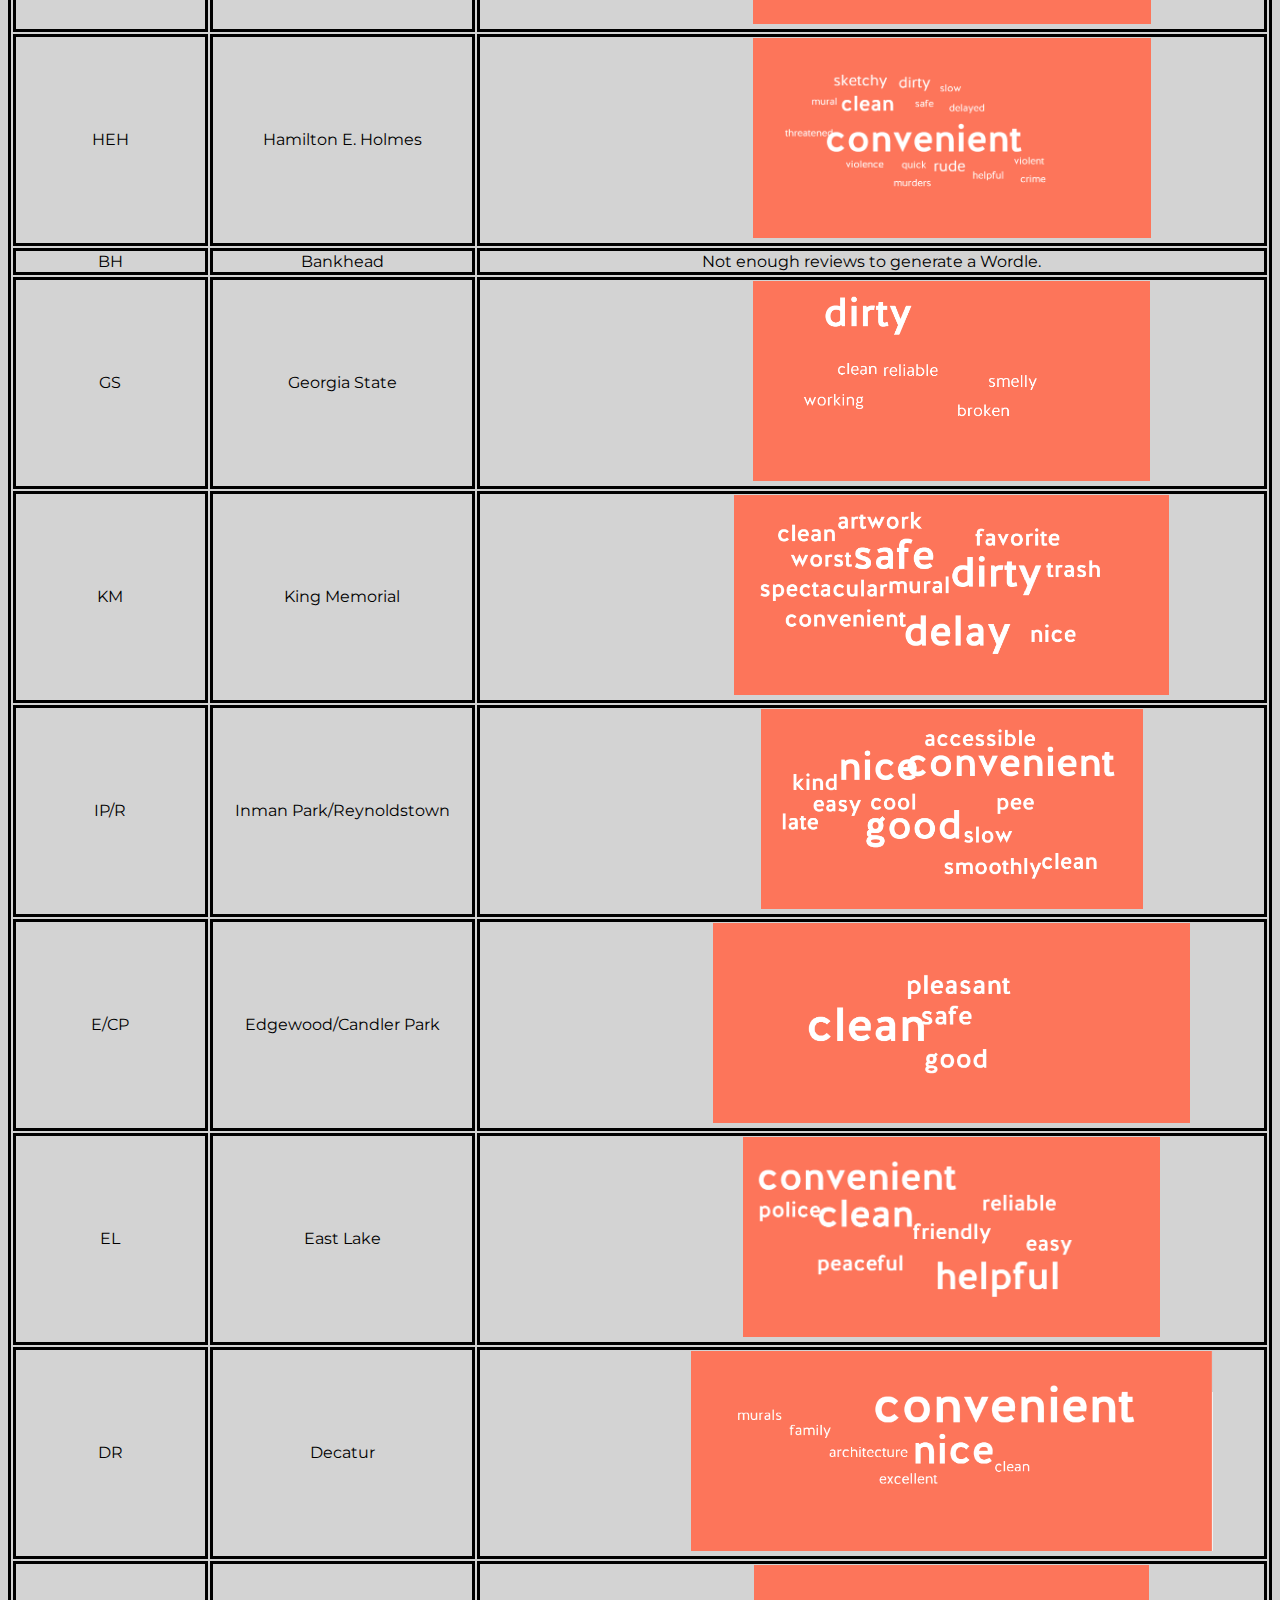
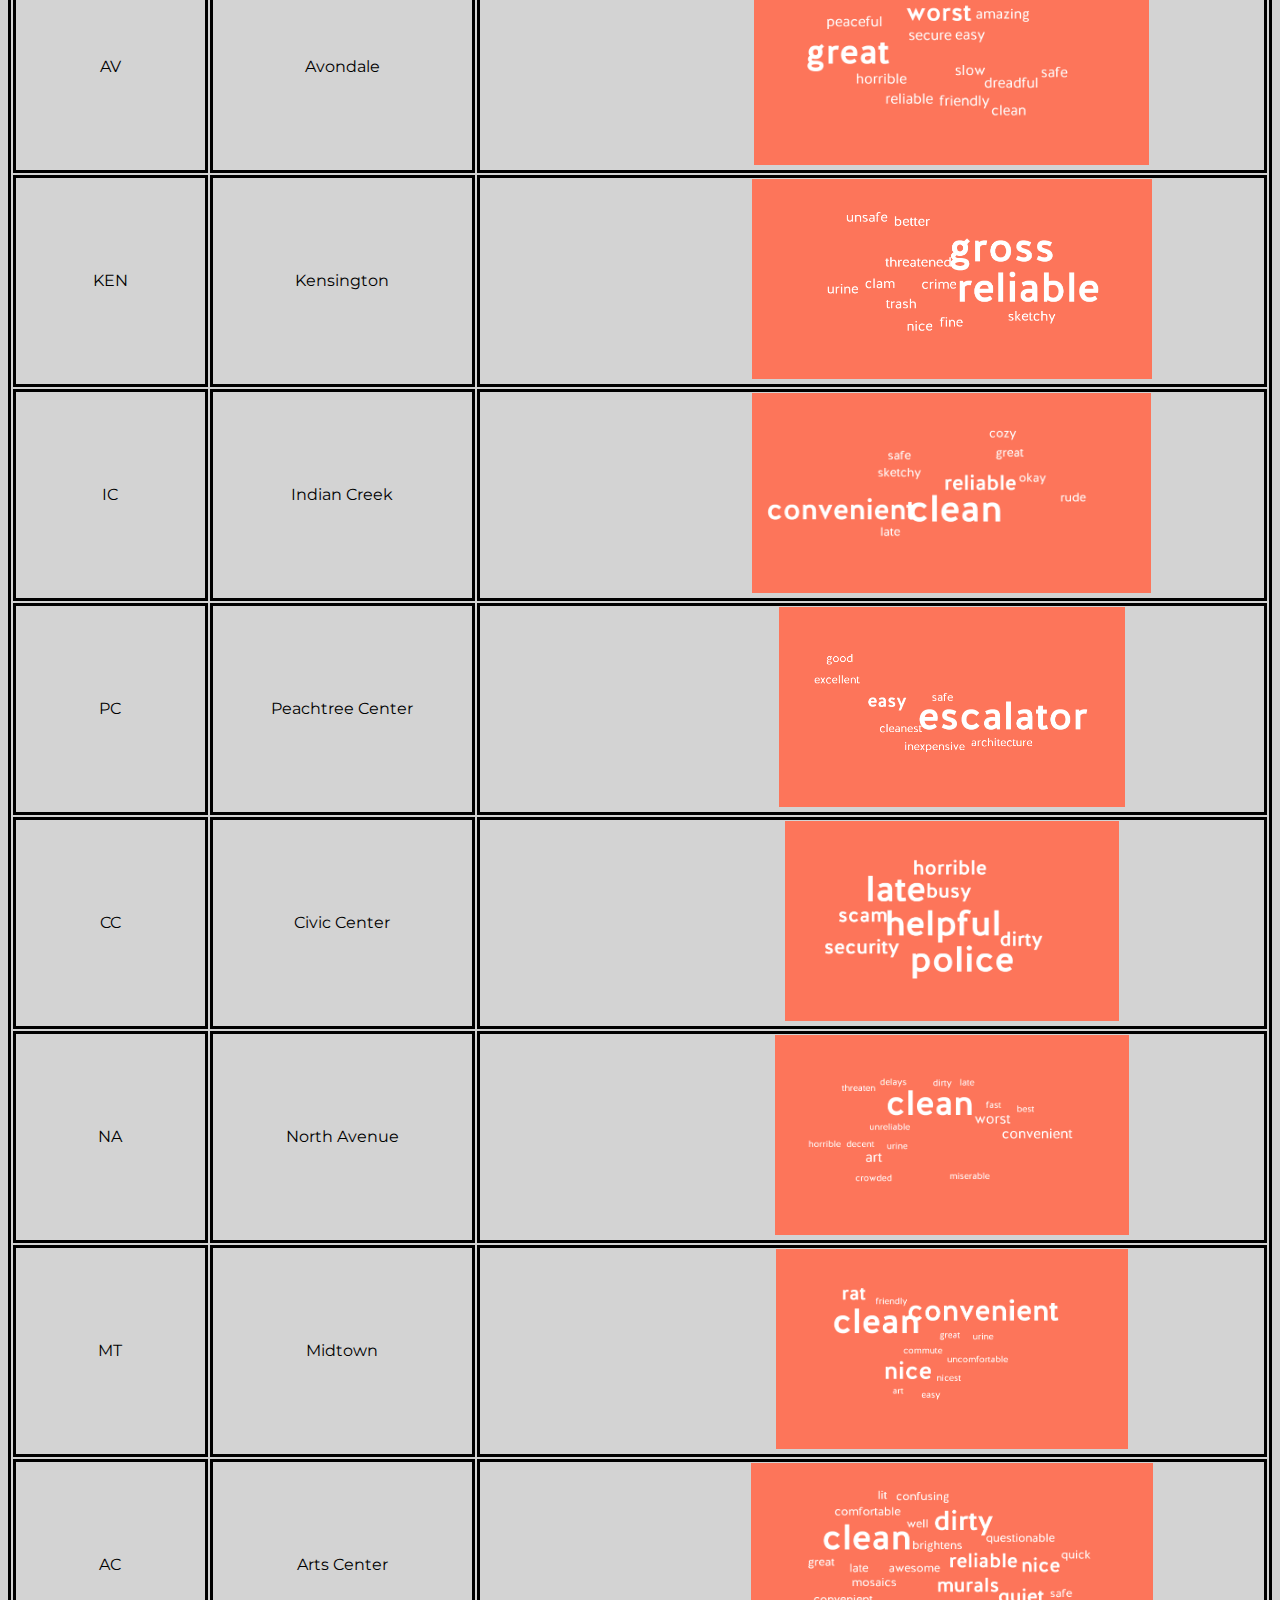
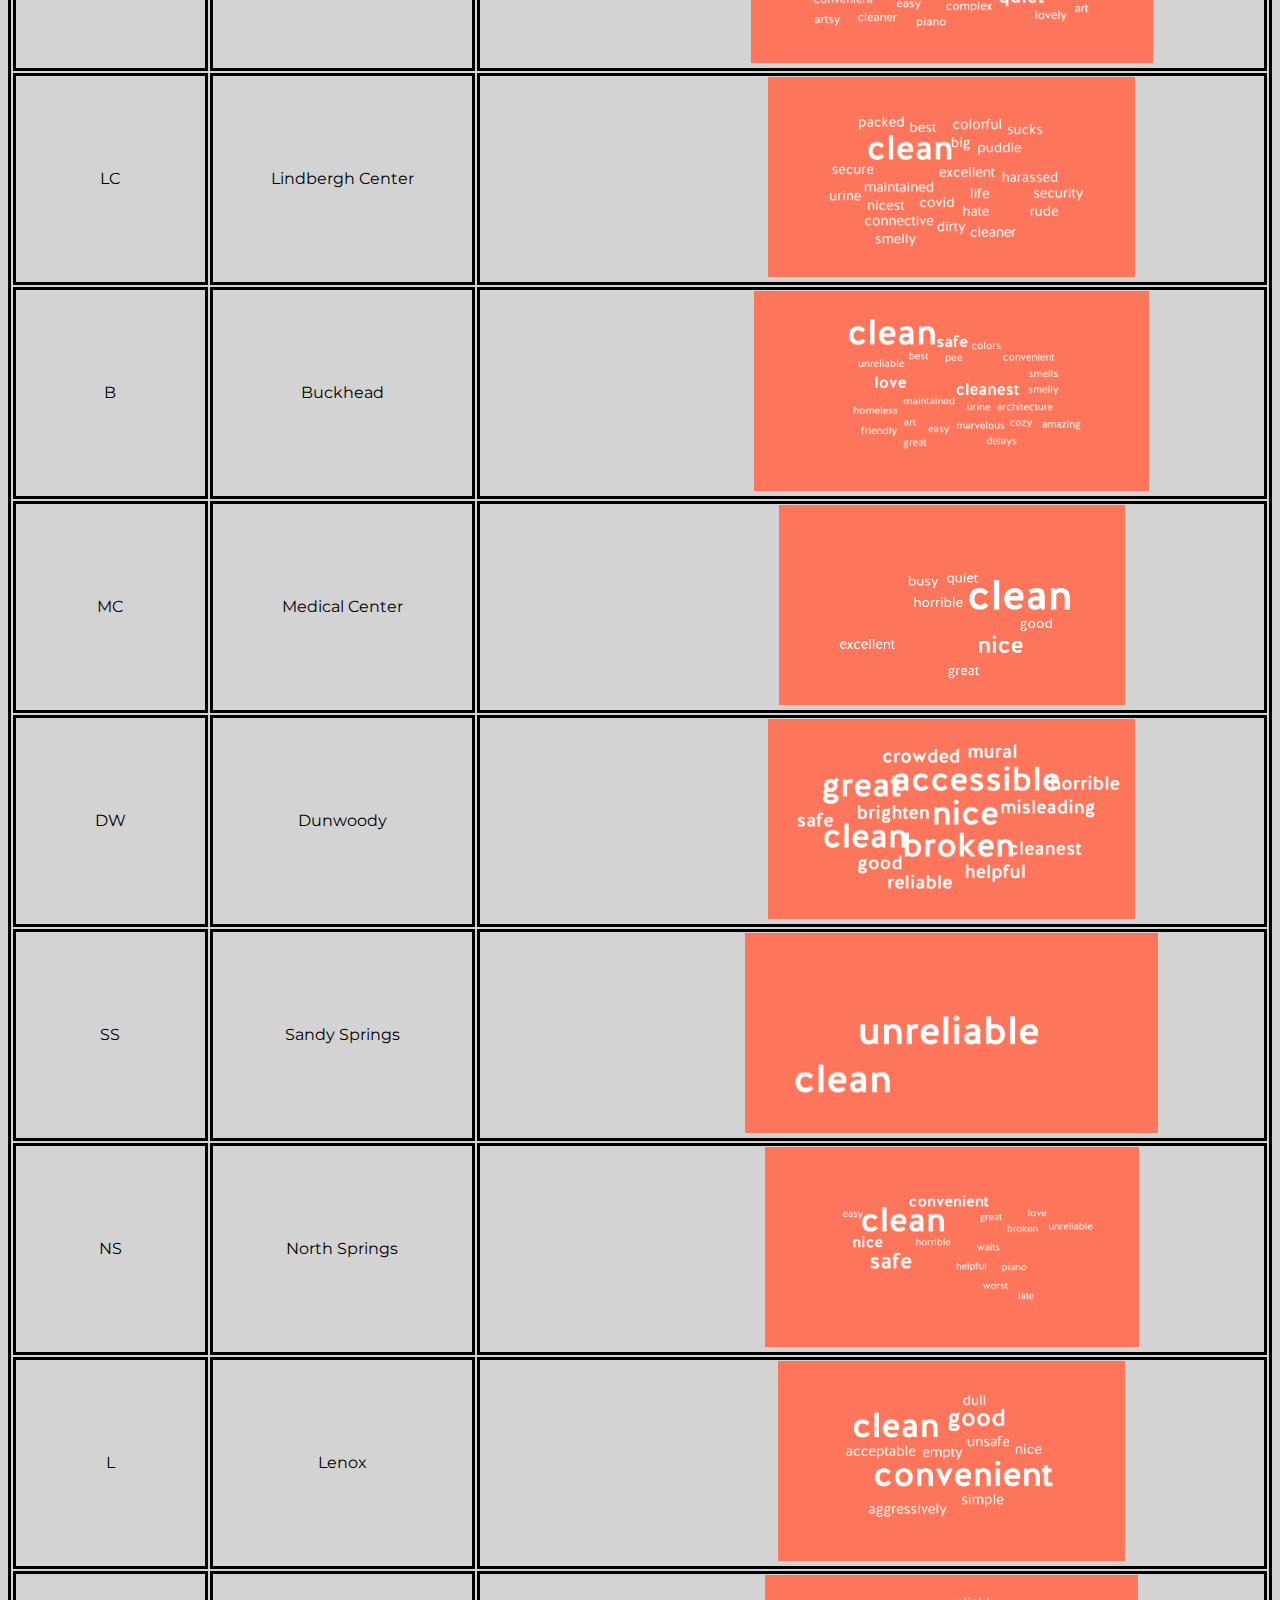
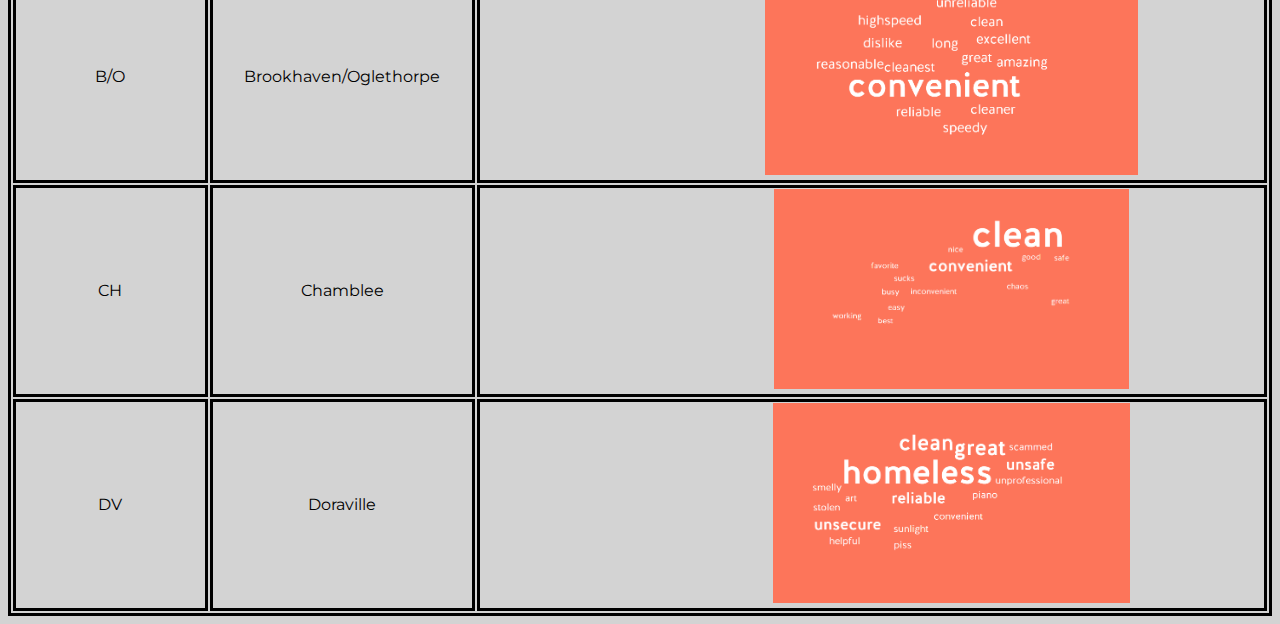
<file: vis.html>
<!DOCTYPE html>
<meta charset="utf-8">
<head>
<title>basemap -- pan & zoom</title>
<script src="https://d3js.org/d3.v3.min.js"></script>
<style type="text/css">

.overlay {
  fill: none;
  pointer-events: all;
}

body, html {
    background-color: #d3d3d3;
}

select {
  color: white;
  background-color: black;
  font-size: 30px;
  margin-left: 710px;
  margin-bottom: 40px;
  font-family: 'Space Grotesk', sans-serif;
}

#box {
  background-color: rgba(255, 255, 255, 0.8);
  border: 1px solid #54acda;
  border-width: 4px;
  padding: 20px;
  text-align: center;
  margin: 20px;
  height: 550px;
  margin-left: 200px;
  margin-right: 200px;
  margin-top: 50px;
}

#map-title {
    border-style: solid;
    border-color: #54acda;
    border-width: 4px;
    background-color: white;
    width: 660px;
    margin-left: 500px;
}

#table-view {
    border-style: solid;
    border-color: black;
}

input[type=text] {
  padding: 12px 20px;
  margin: 30px 740px;
  display: inline-block;
  border: 1px solid #ccc;
  border-radius: 4px;
  box-sizing: border-box;
}

</style>
</head>

<body>
  
    <div class="topnav">
        <a class="active" href="index.html">Home</a>
        <a class="about" href="vis.html">Visualization Tool</a>
        <a href="data.html">About</a>
        <a href="ack.html">Data</a>
      </div>

    <h1 style="font-size: 50px">Visualization Tool</h1>

    <br><br>

    <h2 id="map-title">Population Around MARTA Experiences</h2>

    <h3>Population Change per Square Mile, 2010-2016</h3>
    <img id="map-legend" src="legend_pop_marta.png"/>

    <p>
        Click on the circle representing a map station to see the most common words used in reviews about that station. The different colors on the map, as explained by the legend below,
        represent different population growth rates around Atlanta.  
    </p>


    <!-- Image map -->
    <img src="popmap.png" alt="Marta Stations around the Growing Atlanta Population" usemap="#martapop" width="1254" height="1496">

    <map name="martapop">
        <area id="airport" shape="circle" coords="637, 970, 25" onclick="searchTool('AIRPORT')">
        <area id="cp" shape="circle" coords="627, 930, 25" onclick="searchTool('CP')">
        <area id="ep" shape="circle" coords="622, 890, 25" onclick="searchTool('EP')">
        <area id="lfm" shape="circle" coords="610, 860, 10" onclick="searchTool('L/FM')">
        <area id="oc" shape="circle" coords="610, 840, 10" onclick="searchTool('O')">
        <area id="we" shape="circle" coords="610, 820, 10" onclick="searchTool('WE')">
        <area id="gar" shape="circle" coords="650, 780, 10" onclick="searchTool('G')">
        <area id="fp" shape="circle" coords="715, 750, 10" onclick="searchTool('FP')">

        <!-- instructions/helpful tips for jodi! start below this as the above ones are already
            done. so as soon as you get the click radius over that station's circle, 
            change the function from myfunct to searchTool, as done above. What is in parens is already good to go. 
            
            So all that needs to be done below is change the coordinates (width, height, radius) until it
            works for the user to click over it
        
            To do this, just inspect the page because the myfunc() function tells you where the station click 
            coordinates are, so just move it until it is over the station's circle. The three coords are width, height, and radius. -->
        <area id="cnn" shape="circle" coords="677, 750, 10" onclick="searchTool('CNN')">
        <area id="vc" shape="circle" coords="645, 750, 10" onclick="searchTool('VC')">
        <area id="ash" shape="circle" coords="607, 750, 10" onclick="searchTool('ASH')">
        <area id="wl" shape="circle" coords="588, 755, 10" onclick="searchTool('WL')">
        <area id="heh" shape="circle" coords="555, 755, 10" onclick="searchTool('HEH')">
        <area id="bh" shape="circle" coords="576, 721, 10" onclick="searchTool('BH')">
        <area id="gs" shape="circle" coords="741, 753, 10" onclick="searchTool('GS')">
        <area id="km" shape="circle" coords="768, 754, 10" onclick="searchTool('KM')">
        <area id="ip/r" shape="circle" coords="798, 754, 10" onclick="searchTool('IP/R')">
        <area id="e/cp" shape="circle" coords="835, 754, 10" onclick="searchTool('E/CP')">
        <area id="el" shape="circle" coords="855, 757, 10" onclick="searchTool('EL')">
        <area id="dr" shape="circle" coords="880, 757, 10" onclick="searchTool('DR')">
        <area id="av" shape="circle" coords="909, 756, 10" onclick="searchTool('AV')">
        <area id="ken" shape="circle" coords="936, 755, 10" onclick="searchTool('KEN')">
        <area id="ic" shape="circle" coords="958, 753, 10" onclick="searchTool('IC')">

        
        <area id="pc" shape="circle" coords="711, 735, 7" onclick="searchTool('PC')">
        <area id="cc" shape="circle" coords="711, 720, 7" onclick="searchTool('CC')">
        <area id="na" shape="circle" coords="711, 705, 7" onclick="searchTool('NA')">
        <area id="mt" shape="circle" coords="711, 690, 7" onclick="searchTool('MT')">
        <area id="ac" shape="circle" coords="711, 676, 7" onclick="searchTool('AC')">

        <area id="lc" shape="circle" coords="731, 658, 10" onclick="searchTool('LC')">

        <area id="l" shape="circle" coords="777, 635, 10" onclick="searchTool('L')">
        <area id="b/o" shape="circle" coords="816, 611, 10" onclick="searchTool('B/O')">
        <area id="ch" shape="circle" coords="847, 577, 10" onclick="searchTool('CH')">
        <area id="dv" shape="circle" coords="891, 537, 10" onclick="searchTool('DV')">

        <area id="b" shape="circle" coords="746, 609, 10" onclick="searchTool('B')">
        <area id="mc" shape="circle" coords="751, 547, 10" onclick="searchTool('MC')">
        <area id="dw" shape="circle" coords="776, 505, 10" onclick="searchTool('DW')">
        <area id="ss" shape="circle" coords="761, 463, 10" onclick="searchTool('SS')">
        <area id="ns" shape="circle" coords="767, 410, 10" onclick="searchTool('NS')">
    </map>
<!-- 
    photo display div after a user clicks on a station -->
    <div id="img-div" class="modal">
        <span class="close">&times;</span>
        <div id="img-holder"></div>
    </div>
      

        <!-- Photos stored for search feature -->
        <img id="AIRPORT" src="ReviewWordles\Airport.png" height="200" style="display: none;"/>
        <img id="AC" src="ReviewWordles\ArtsCenter.png" height="200" style="display: none;"/>
        <img id="ASH" src="ReviewWordles\Ashby.png" height="200" style="display: none;"/>
        <img id="AV" src="ReviewWordles\Avondale.png" height="200" style="display: none;"/>
        <img id="B/O" src="ReviewWordles\Brookhaven.png" height="200" style="display: none;"/>
        <img id="B" src="ReviewWordles\Buckhead.png" height="200" style="display: none;"/>
        <img id="CH" src="ReviewWordles\Chamblee.png" height="200" style="display: none;"/>
        <img id="CC" src="ReviewWordles\CivicCenter.png" height="200" style="display: none;"/>
        <img id="CP" src="ReviewWordles\CollegePark.png" height="200" style="display: none;"/>
        <img id="DR" src="ReviewWordles\Decatur.png" height="200" style="display: none;"/>
        <img id="DV" src="ReviewWordles\Doraville.png" height="200" style="display: none;"/>
        <img id="DW" src="ReviewWordles\Dunwoody.png" height="200" style="display: none;"/>
        <img id="EL" src="ReviewWordles\EastLake.png" height="200" style="display: none;"/>
        <img id="EP" src="ReviewWordles\EastPoint.png" height="200" style="display: none;"/>
        <img id="E/CP" src="ReviewWordles\EdgewoodCandler.png" height="200" style="display: none;"/>
        <img id="FP" src="ReviewWordles\FivePoints.png" height="200" style="display: none;"/>
        <img id="G" src="ReviewWordles\garnett.png" height="200" style="display: none;"/>
        <img id="GS" src="ReviewWordles\GeorgiaState.png" height="200" style="display: none;"/>
        <img id="CNN" src="ReviewWordles\GWCC.CNNCenter.png" height="200" style="display: none;"/>
        <img id="HEH" src="ReviewWordles\HamiltonEHolmes.png" height="200" style="display: none;"/>
        <img id="IC" src="ReviewWordles\IndianCreek.png" height="200" style="display: none;"/>
        <img id="IP/R" src="ReviewWordles\InmanParkReynoldstown.png" height="200" style="display: none;"/>
        <img id="KEN" src="ReviewWordles\Kensington.png" height="200" style="display: none;"/>
        <img id="KM" src="ReviewWordles\KingMemorial.png" height="200" style="display: none;"/>
        <img id="L/FM" src="ReviewWordles\LakeWoodFort.png" height="200" style="display: none;"/>
        <img id="L" src="ReviewWordles\Lenox.png" height="200" style="display: none;"/>
        <img id="LC" src="ReviewWordles\Lindbergh.png" height="200" style="display: none;"/>
        <img id="MC" src="ReviewWordles\MedicalCenter.png" height="200" style="display: none;"/>
        <img id="MT" src="ReviewWordles\Midtown.png" height="200" style="display: none;"/>
        <img id="NA" src="ReviewWordles\NorthAvenue.png" height="200" style="display: none;"/>
        <img id="NS" src="ReviewWordles\NorthSprings.png" height="200" style="display: none;"/>
        <img id="OC" src="ReviewWordles\Oakland.png" height="200" style="display: none;"/>
        <img id="PC" src="ReviewWordles\PeachtreeCenter.png" height="200" style="display: none;"/>
        <img id="S" src="ReviewWordles\SandySprings.png" height="200" style="display: none;"/>
        <img id="VC" src="ReviewWordles\VineCity.png" height="200" style="display: none;"/>
        <img id="WE" src="ReviewWordles\WestEnd.png" height="200" style="display: none;"/>
        <img id="WL" src="ReviewWordles\WestLake.png" height="200" style="display: none;"/>
        <img id="SS" src="ReviewWordles\SandySprings.png" height="200" style="display: none;"/> 

 </div>

 <h1 style="font-size: 50px">Explore</h1>

    <select name="Reviews" id="reviews" onchange="toolToggle()">
        <option value="Table View" id="tv">Table View</option>
        <option value="Comparison Tool" id="ct">Comparison Tool</option>
      </select>
    
    <table id="table-view" style="width:100%">
        <tr>
            <th>Station Code</th>
            <th>Station Full Name</th>
            <th>Most Frequent Words</th>
          </tr>
          <tr>
            <td>AIRPORT</td>
            <td>Airport</td>
            <td>
                <img src="ReviewWordles\Airport.png" height="200"/>
            </td>
          </tr>
          <tr>
            <td>CP</td>
            <td>College Park</td>
            <td>
                <img src="ReviewWordles\CollegePark.png" height="200"/>
            </td>
          </tr>
          <tr>
            <td>EP</td>
            <td>East Point</td>
            <td>
                <img src="ReviewWordles\EastPoint.png" height="200"/>
            </td>
          </tr>
          <tr>
            <td>L/FM</td>
            <td>Lakewood/Fort McPherson</td>
            <td>
                <img src="ReviewWordles\LakeWoodFort.png" height="200"/>
            </td>
          </tr>
          <tr>
            <td>OC</td>
            <td>Oakland City</td>
            <td>
                <img src="ReviewWordles\Oakland.png" height="200"/>
            </td>
          </tr>
          <tr>
            <td>WE</td>
            <td>West End</td>
            <td>
                <img src="ReviewWordles\WestEnd.png" height="200"/>
            </td>
          </tr>
          <tr>
            <td>G</td>
            <td>Garnett</td>
            <td>
                <img src="ReviewWordles\garnett.png" height="200"/>
            </td>
          </tr>
          <tr>
            <td>FP</td>
            <td>Five Points</td>
            <td>
                <img src="ReviewWordles\FivePoints.png" height="200"/>
            </td>
          </tr>
          <tr>
            <td>CNN</td>
            <td>GWCC/CNN Center</td>
            <td>
                <img src="ReviewWordles\GWCC.CNNCenter.png" height="200"/>
            </td>
          </tr>
          <tr>
            <td>VC</td>
            <td>Vine City</td>
            <td>
                <img src="ReviewWordles\VineCity.png" height="200"/>
            </td>
          </tr>
          <tr>
            <td>ASH</td>
            <td>Ashby</td>
            <td>
                <img src="ReviewWordles\Ashby.png" height="200"/>
            </td>
          </tr>
          <tr>
            <td>WL</td>
            <td>West Lake</td>
            <td>
                <img src="ReviewWordles\WestLake.png" height="200"/>
            </td>
          </tr>
          <tr>
            <td>HEH</td>
            <td>Hamilton E. Holmes</td>
            <td>
                <img src="ReviewWordles\HamiltonEHolmes.png" height="200"/>
            </td>
          </tr>
          <tr>
            <td>BH</td>
            <td>Bankhead</td>
            <td>
              Not enough reviews to generate a Wordle.
            </td>
          </tr>
          <tr>
            <td>GS</td>
            <td>Georgia State</td>
            <td>
                <img src="ReviewWordles\GeorgiaState.png" height="200"/>
            </td>
          </tr>
          <tr>
            <td>KM</td>
            <td>King Memorial</td>
            <td>
                <img src="ReviewWordles\KingMemorial.png" height="200"/>
            </td>
          </tr>
          <tr>
            <td>IP/R</td>
            <td>Inman Park/Reynoldstown</td>
            <td>
                <img src="ReviewWordles\InmanParkReynoldstown.png" height="200"/>
            </td>
          </tr>
          <tr>
            <td>E/CP</td>
            <td>Edgewood/Candler Park</td>
            <td>
                <img src="ReviewWordles\EdgewoodCandler.png" height="200"/>
            </td>
          </tr>
          <tr>
            <td>EL</td>
            <td>East Lake</td>
            <td>
                <img src="ReviewWordles\EastLake.png" height="200"/>
            </td>
          </tr>
          <tr>
            <td>DR</td>
            <td>Decatur</td>
            <td>
                <img src="ReviewWordles\Decatur.png" height="200"/>
            </td>
          </tr>
          <tr>
            <td>AV</td>
            <td>Avondale</td>
            <td>
                <img src="ReviewWordles\Avondale.png" height="200"/>
            </td>
          </tr>
          <tr>
            <td>KEN</td>
            <td>Kensington</td>
            <td>
                <img src="ReviewWordles\Kensington.png" height="200"/>
            </td>
          </tr>
          <tr>
            <td>IC</td>
            <td>Indian Creek</td>
            <td>
                <img src="ReviewWordles\IndianCreek.png" height="200"/>
            </td>
          </tr>
          <tr>
            <td>PC</td>
            <td>Peachtree Center</td>
            <td>
                <img src="ReviewWordles\PeachtreeCenter.png" height="200"/>
            </td>
          </tr>
          <tr>
            <td>CC</td>
            <td>Civic Center</td>
            <td>
                <img src="ReviewWordles\CivicCenter.png" height="200"/>
            </td>
          </tr>
          <tr>
            <td>NA</td>
            <td>North Avenue</td>
            <td>
                <img src="ReviewWordles\NorthAvenue.png" height="200"/>
            </td>
          </tr>
          <tr>
            <td>MT</td>
            <td>Midtown</td>
            <td>
                <img src="ReviewWordles\Midtown.png" height="200"/>
            </td>
          </tr>
          <tr>
            <td>AC</td>
            <td>Arts Center</td>
            <td>
                <img src="ReviewWordles\ArtsCenter.png" height="200"/>
            </td>
          </tr>
          <tr>
            <td>LC</td>
            <td>Lindbergh Center</td>
            <td>
                <img src="ReviewWordles\Lindbergh.png" height="200"/>
            </td>
          </tr>
          <tr>
            <td>B</td>
            <td>Buckhead</td>
            <td>
                <img src="ReviewWordles\Buckhead.png" height="200"/>
            </td>
          </tr>
          <tr>
            <td>MC</td>
            <td>Medical Center</td>
            <td>
                <img src="ReviewWordles\MedicalCenter.png" height="200"/>
            </td>
          </tr>
          <tr>
            <td>DW</td>
            <td>Dunwoody</td>
            <td>
                <img src="ReviewWordles\Dunwoody.png" height="200"/>
            </td>
          </tr>
          <tr>
            <td>SS</td>
            <td>Sandy Springs</td>
            <td>
                <img src="ReviewWordles\SandySprings.png" height="200"/>
            </td>
          </tr>
          <tr>
            <td>NS</td>
            <td>North Springs</td>
            <td>
                <img src="ReviewWordles\NorthSprings.png" height="200"/>
            </td>
          </tr>
          <tr>
            <td>L</td>
            <td>Lenox</td>
            <td>
                <img src="ReviewWordles\Lenox.png" height="200"/>
            </td>
          </tr>
          <tr>
            <td>B/O</td>
            <td>Brookhaven/Oglethorpe</td>
            <td>
                <img src="ReviewWordles\Brookhaven.png" height="200"/>
            </td>
          </tr>
          <tr>
            <td>CH</td>
            <td>Chamblee</td>
            <td>
                <img src="ReviewWordles\Chamblee.png" height="200"/>
            </td>
          </tr>
          <tr>
            <td>DV</td>
            <td>Doraville</td>
            <td>
                <img src="ReviewWordles\Doraville.png" height="200"/>
            </td>
          </tr>
    </table>

    <!-- Comparison Tool -->
    <div id="comparison-tool">
        <h2>Pick up to 4 Marta Stations to compare.</h2>
        <h3>Type in the station code in all caps to search, then press enter on your keyboard.</h3>
        <input type="text" onchange="compTool()" id="station1">
        <div id="img-holder1" style="margin-left: 500px;"></div>

        <input type="text" onchange="compTool()" id="station2">
        <div id="img-holder2" style="margin-left: 500px;"></div>

        <input type="text" onchange="compTool()" id="station3">
        <div id="img-holder3" style="margin-left: 500px;"></div>

        <input type="text" onchange="compTool()" id="station4">
        <div id="img-holder4" style="margin-left: 500px;"></div>
    </div>
    


    <link rel="stylesheet" href="styles.css">
    <script type="text/javascript">
        // make sure all the tools are hidden to begin with
        document.getElementById("comparison-tool").style.display = "none";

        // display different tools based on user input
        function toolToggle() {
            console.log("it changed")
            var val = document.getElementById("reviews").value;
            console.log(val);
            if (val == "Table View") {
                document.getElementById("table-view").style.display = "";
                document.getElementById("comparison-tool").style.display = "none";   
            } else if (val == "Comparison Tool") {
                document.getElementById("table-view").style.display = "none";
                document.getElementById("comparison-tool").style.display = "block";    
            }
            
        }

        function compTool() {
            var inputValue1 = document.getElementById("station1").value;
            var inputSrc1 = document.getElementById(inputValue1).src
            document.getElementById("img-holder1").innerHTML = "<img src=" + inputSrc1 + " height="+ 200 + ">";

            var inputValue2 = document.getElementById("station2").value;
            var inputSrc2 = document.getElementById(inputValue2).src
            document.getElementById("img-holder2").innerHTML = "<img src=" + inputSrc2 + " height="+ 200 + ">";

            
            var inputValue3 = document.getElementById("station3").value;
            var inputSrc3 = document.getElementById(inputValue3).src
            document.getElementById("img-holder3").innerHTML = "<img src=" + inputSrc3 + " height="+ 200 + ">";

            
            var inputValue4 = document.getElementById("station4").value;
            var inputSrc4 = document.getElementById(inputValue4).src
            document.getElementById("img-holder4").innerHTML = "<img src=" + inputSrc4 + " height="+ 200 + ">";
        }
        
    </script>

</body>
<script type="text/javascript">

    console.log(document.getElementById("table-view").style.display)

    function myfunc(id) {
        console.log(id + " station was clicked!")
    }

    function searchTool(id) {
        console.log("search tool")
        var inputSrc = document.getElementById(id).src
        modal.style.display = "block";
        document.getElementById("img-holder").innerHTML = "<img src=" + inputSrc + " height="+ 200 + ">";
    }

    //deals with the modal coming up. Span is the x to close out
    var modal = document.getElementById("img-div");
    var span = document.getElementsByClassName("close")[0];
        span.onclick = function() {
            modal.style.display = "none";
}
</script>
</file>
<file: styles.css>
@import url('https://fonts.googleapis.com/css2?family=Maven+Pro:wght@600;900&family=Montserrat&family=Open+Sans+Condensed:wght@700&family=Oswald&family=Raleway&family=Space+Grotesk:wght@300;500&display=swap');

.main{
    color: white;
    font-size: 38px;
    font-family: 'Space Grotesk', sans-serif;
    margin-left: 30%;
    margin-right: 30%;
    text-align: center;
    background-color: turquoise;
    width: 340px;
    padding: 10px
}

.main:hover {
    color: turquoise;
    background-color: white;
}

h1 {
  font-family: 'Space Grotesk', sans-serif;
  font-size: 130px;
  text-align: center;
  color: #fca313;
  text-shadow: 2px 2px gray;
}

#title {
  padding-top: 300px;
  padding-bottom: 100px;
}

h2 {
  font-family: 'Space Grotesk', sans-serif;
  font-size: 30px;
  font-weight: 600;
  text-align: center;
}

h3 {
  font-family: 'Space Grotesk', sans-serif;
  font-size: 20px;
  font-weight: 600;
  text-align: center;
}

img {
    margin-left: 10em;
}

svg {
    margin-left: 10em;
}

p {
    font-family: 'Montserrat', sans-serif;
    text-align: center;
    margin: auto;
    padding: 20px;
}
.img2{
    margin: 0%;
}

.column {
    float: left;
    width: 50%;
  }

  .column1 {
    float: left;
    width: 33%;
  }
  
  /* Clear floats after the columns */
  .row:after {
    content: "";
    display: table;
    clear: both;
  }

 li {
  font-size: 2vw;
  font-style: normal;
  color: whitesmoke;
  display: inline-block;
  writing-mode: horizontal-tb;
  font-family: monospace;
 }

 .info {
     margin: 0%;
 }

#map-legend {
    width: 500px;
    align-items: center;
    margin-left: 500px;
}

.modal {
    display: none; /* Hidden by default */
    position: fixed; /* Stay in place */
    z-index: 1; /* Sit on top */
    padding-top: 20px; /* Location of the box */
    left: 0;
    top: 0;
    width: 100%; /* Full width */
    height: 100%; /* Full height */
    overflow: auto; /* Enable scroll if needed */
    background-color: rgb(0,0,0); /* Fallback color */
    background-color: rgba(0,0,0,0.4); /* Black w/ opacity */
  }


  .close {
    color: white;
    float: right;
    font-size: 33px;
    font-weight: bold;
    width: 100%; /* Full width */
    height: 10%;
  }
  
  .close:hover,
  .close:focus {
    color: #000;
    text-decoration: none;
    cursor: pointer;
  }

  #img-holder {
      padding: 0%;
      width: 0;
      margin: 0%;
      border: 1px;
  }

  /* Top Navigation css */

  .topnav {
    overflow: hidden;
    height: 50px;
    margin-left: 600px;
    background-color: #d3d3d3;
  }

  .topnav a {
    float: left;
    color: black;
    font-family: 'Montserrat', sans-serif;
    text-align: center;
    padding: 14px 16px;
    text-decoration: none;
    font-size: 20px;
    padding-left: 20px;
  }
  
  .topnav a:hover {
    background-color: #ddd;
    color: black;
    height: 80px;
  }
  
  /* format for table */

  th {
    font-family: 'Montserrat', sans-serif;
    font-size: 24px;
    text-decoration: underline;
    text-align: center;
    border-style: solid;
    border-color: black;
  }

  td {
    font-family: 'Montserrat', sans-serif;
    text-align: center;
    border-style: solid;
    border-color: black;
  }
</file>
